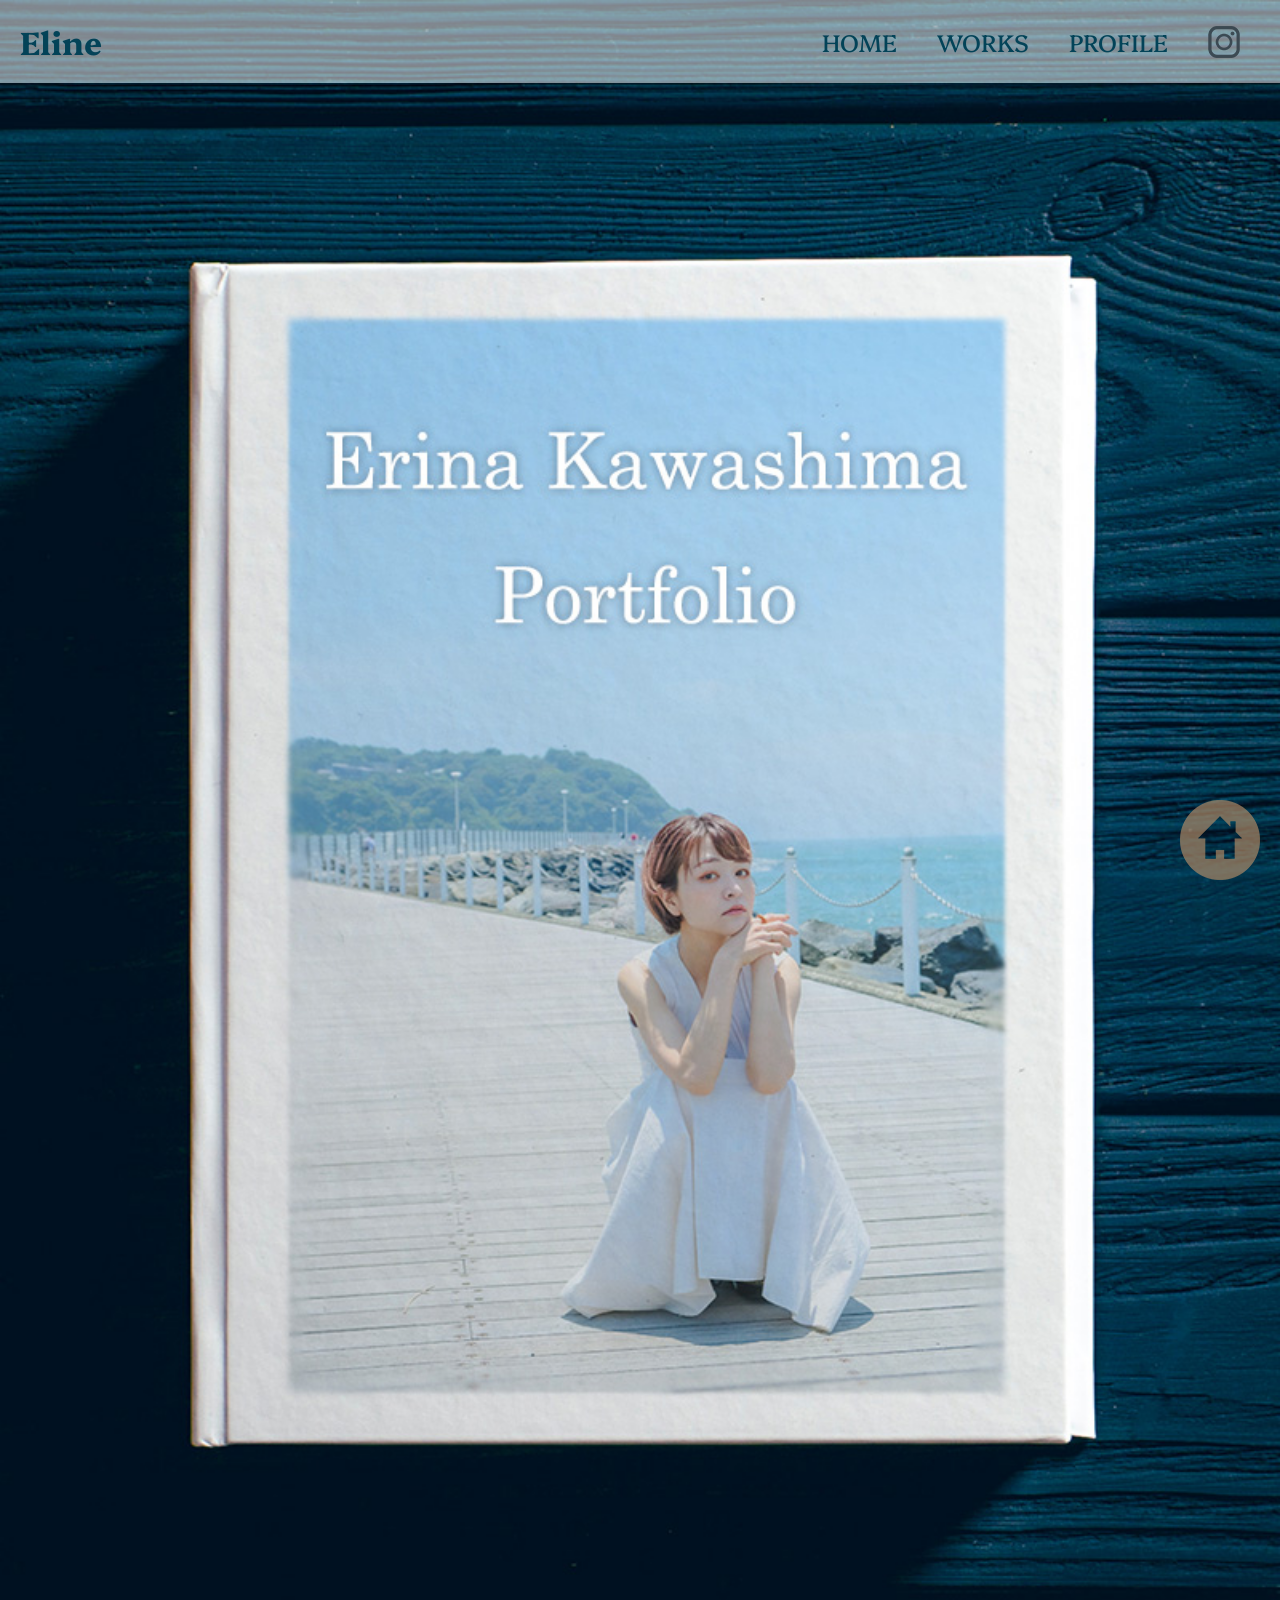
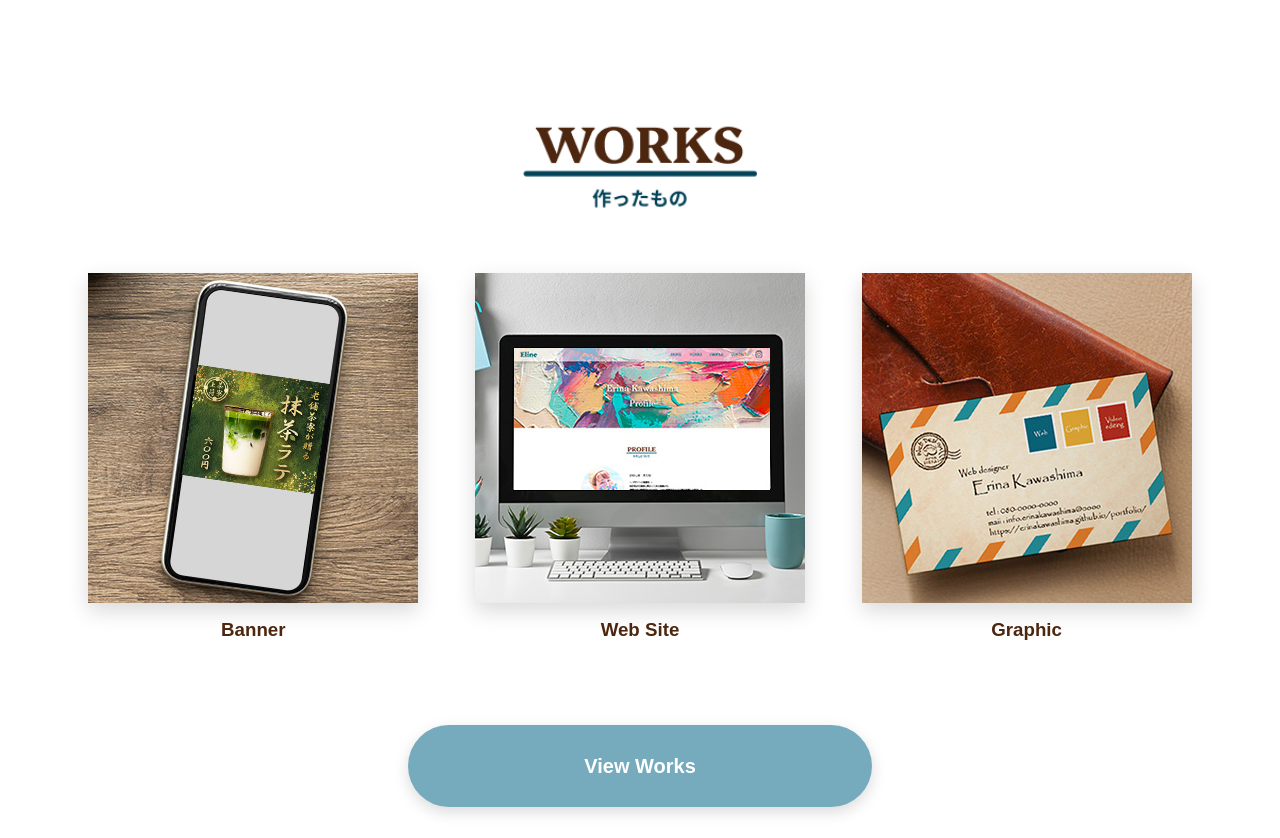
<file: index.html>
<!doctype html>
<html>
<head>
<meta charset="utf-8">
<meta name="viewport" content="width=device-width, initial-scale=1">
	
<title>ErinaKawashima portfolio</title>
	
<link href="style.css" rel="stylesheet" type="text/css">

<link rel="preconnect" href="https://fonts.googleapis.com">
<link rel="preconnect" href="https://fonts.gstatic.com" crossorigin>
<link href="https://fonts.googleapis.com/css2?family=Platypi:ital,wght@0,300..800;1,300..800&display=swap" rel="stylesheet">
	
<script type="text/javascript">
function MM_preloadImages() { //v3.0
  var d=document; if(d.images){ if(!d.MM_p) d.MM_p=new Array();
    var i,j=d.MM_p.length,a=MM_preloadImages.arguments; for(i=0; i<a.length; i++)
    if (a[i].indexOf("#")!=0){ d.MM_p[j]=new Image; d.MM_p[j++].src=a[i];}}
}

function MM_swapImgRestore() { //v3.0
  var i,x,a=document.MM_sr; for(i=0;a&&i<a.length&&(x=a[i])&&x.oSrc;i++) x.src=x.oSrc;
}

function MM_findObj(n, d) { //v4.01
  var p,i,x;  if(!d) d=document; if((p=n.indexOf("?"))>0&&parent.frames.length) {
    d=parent.frames[n.substring(p+1)].document; n=n.substring(0,p);}
  if(!(x=d[n])&&d.all) x=d.all[n]; for (i=0;!x&&i<d.forms.length;i++) x=d.forms[i][n];
  for(i=0;!x&&d.layers&&i<d.layers.length;i++) x=MM_findObj(n,d.layers[i].document);
  if(!x && d.getElementById) x=d.getElementById(n); return x;
}

function MM_swapImage() { //v3.0
  var i,j=0,x,a=MM_swapImage.arguments; document.MM_sr=new Array; for(i=0;i<(a.length-2);i+=3)
   if ((x=MM_findObj(a[i]))!=null){document.MM_sr[j++]=x; if(!x.oSrc) x.oSrc=x.src; x.src=a[i+2];}
}
</script>
	
<script src="js/jquery-3.7.1.min.js"></script>
<script>
$(function() {
	  // .nav-button をクリックした時の設定
	  $(".nav-button").on("click",function() {
			  // <body> にクラス名 [menu-open] を追加・削除
			  $("body").toggleClass("menu-open");
	  });

	  // ナビゲーション (<nav>) 内をクリックした時の設定
	  $(document).on('click', '.menu-open nav', function() {
			  // ブラウザに .nav-button をクリックさせる
			  $('.nav-button').trigger('click');
	  });
});
</script>	
	
	
</head>

	
<body id="top" onLoad="MM_preloadImages('img/insta-icon02.png')">
<header>
  <h1><a href="index.html">Eline</a></h1>
	
<div class="nav-button">
    <span></span>
    <span></span>
    <span></span>
</div>
	
  <nav>
    <ul class="menu">
      <li><a href="index.html">HOME</a></li>
      <li><a href="works.html">WORKS</a></li>
      <li><a href="profile.html">PROFILE</a></li>
	  <!-- <li><a href="#contact">CONTACT</a></li> -->
      <li><a href="https://www.instagram.com/erinakawashima/"><img src="img/insta-icon.png" alt="instagram" id="insta" onMouseOver="MM_swapImage('insta','','img/insta-icon02.png',1)" onMouseOut="MM_swapImgRestore()"/></a></li>
    </ul>
  </nav>
	
</header>
	

    
<p class="main-img">
  <picture>
    <source srcset="img/r-main-img.jpg" media="(max-width: 600px)">
    <img src="img/main-img.jpg" alt="">
  </picture>
</p>
    
	
<main>
  <section class="works" id="works">
    <h2><img src="img/h2-works.png" alt="WORKS 作ったもの"/></h2>
	  
    <div class="flex-box">
		
      <div class="w-box">
        <p><a href="works.html#banner"><img src="img/banner.jpg" alt=""/></a></p>
        <h3>Banner</h3>
      </div>
      <div class="w-box">
        <p><a href="works.html#website"><img src="img/website.jpg" alt=""/></a></p>
        <h3>Web Site</h3>
      </div>
      <div class="w-box">
        <p><a href="works.html#graphic"><img src="img/graphic01.jpg" alt=""/></a></p>
        <h3>Graphic</h3>
      </div>
    </div>
    
<a href="works.html" class="readmore-btn">View Works</a>
  </section>
  
  <section class="profile" id="profile">
    <h2><img src="img/h2-profile.png" alt="PROFILE　わたしについて"/></h2>
	  
    <div class="flex-box profile-flex">
		
      <div class="p-box">
        <p><img src="img/profile.png"  alt="プロフィール写真"/></p>
      </div>
      <div class="p-text">
        <p><span>かわしま　えりな</span></p>
        <p>&nbsp;</p>
        <p>〜 デザインに物語を 〜<br>
        幼少期から演劇に携わってきた経験から、<br>表現の中に物語があるものや、人の心を動かすことに魅力を感じてきました。<br>シンプルで分かりやすい中にも楽しさがあり、<br>思わず先を見たくなるデザインを目指して勉強しています。</p>
      </div>
    </div>
    
<a href="profile.html" class="readmore-btn">View Profile</a>
    
  </section>
  
<!-- お問い合わせ
<section class="contact" id="contact">
    <h2><img src="img/h2-contact.png" alt="CONTACT　お問い合わせ"/></h2>
    <div class="contact-box">
      <p class="contact-img"><img src="img/contact.jpg" alt=""/></p>
      <div class="c-flexbox">
        <p class="contact-text">ご依頼・お問い合わせはこちらから</p>
        <p class="readmore-btn"><a href="mailto:info.erinakawashima@gmail.com">CONTACT</a></p>
      </div>
    </div>
</section> -->
	
	
	
  
  <p class="gotop"><a href="#top"><img src="img/gotop.png" alt="TOP"/></a></p>
	
</main>
	
<footer>
	
  <p><picture>
    <source srcset="img/r-footer.jpg" media="(max-width: 800px)">
    <img src="img/footer.jpg" alt="Thank you for waching @ErinaKawashima">
	</picture>
	</p>
</footer>
	
</body>
</html>
</file>
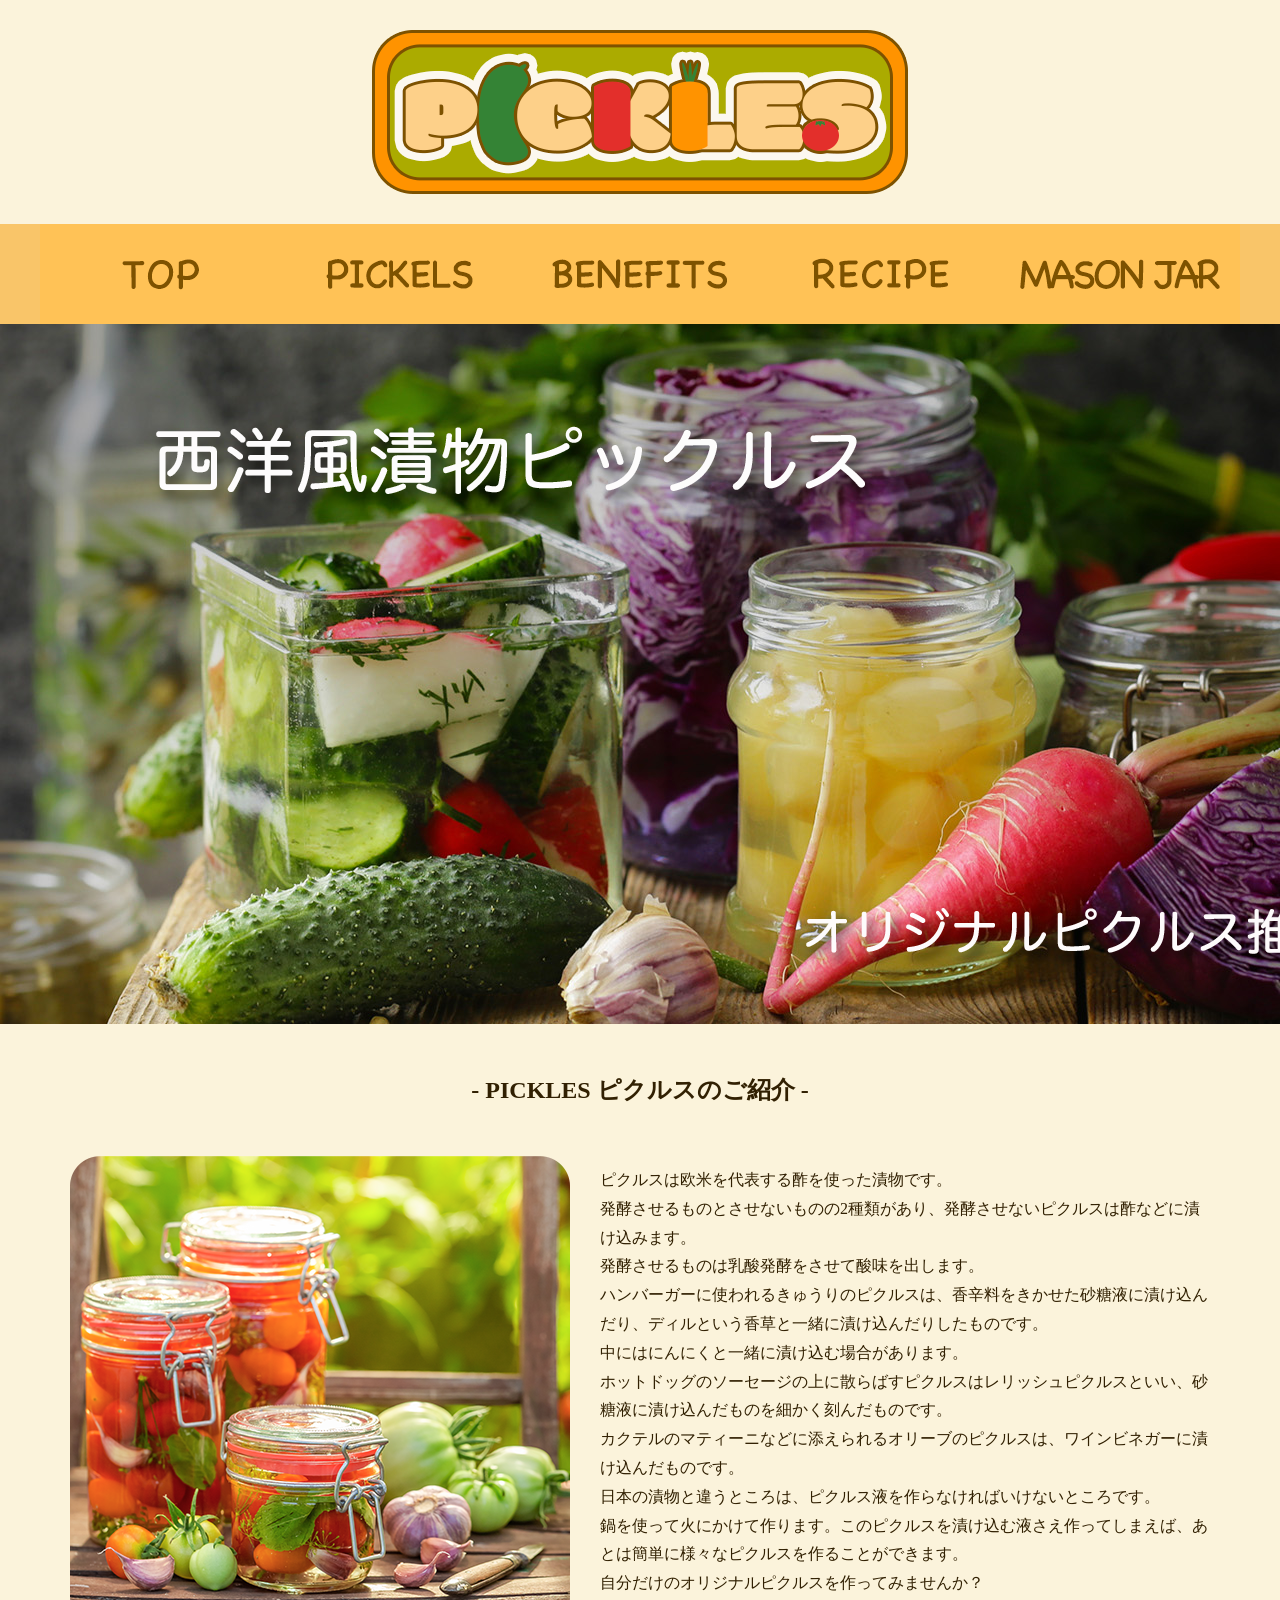
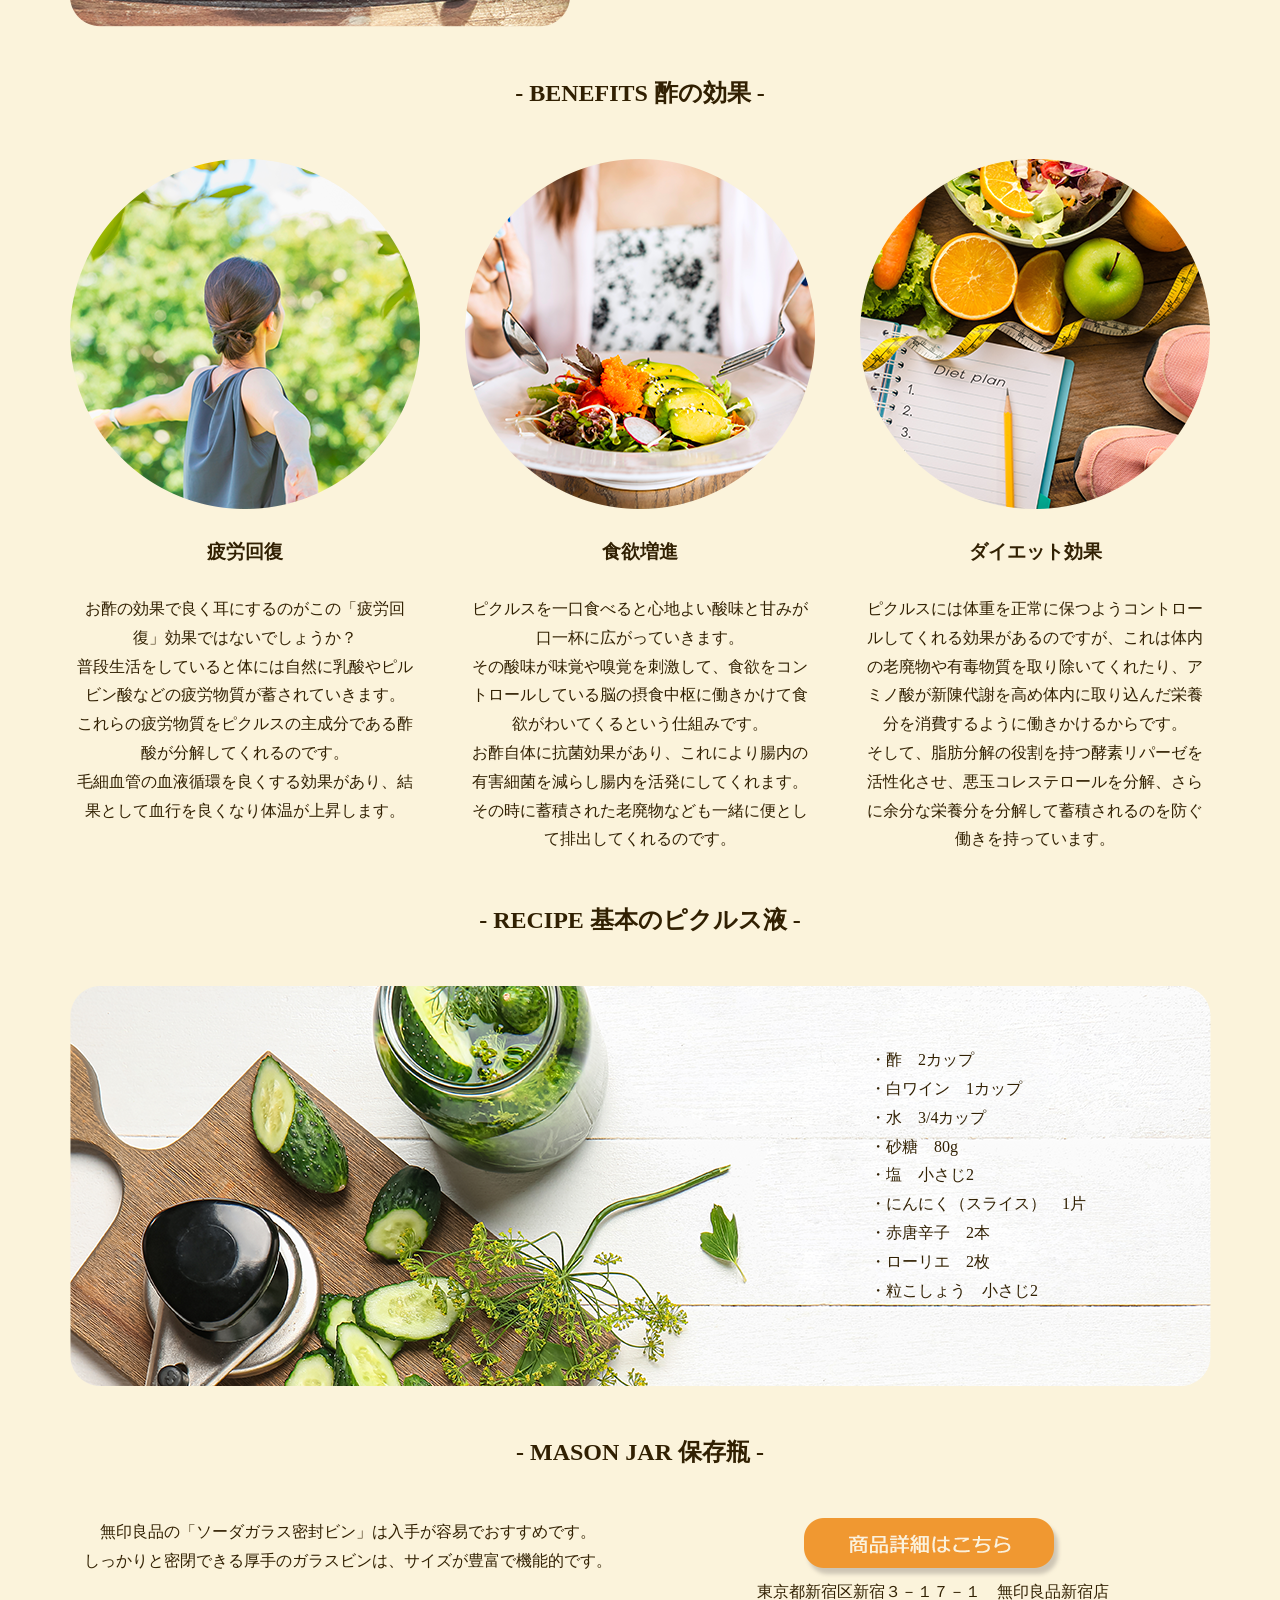
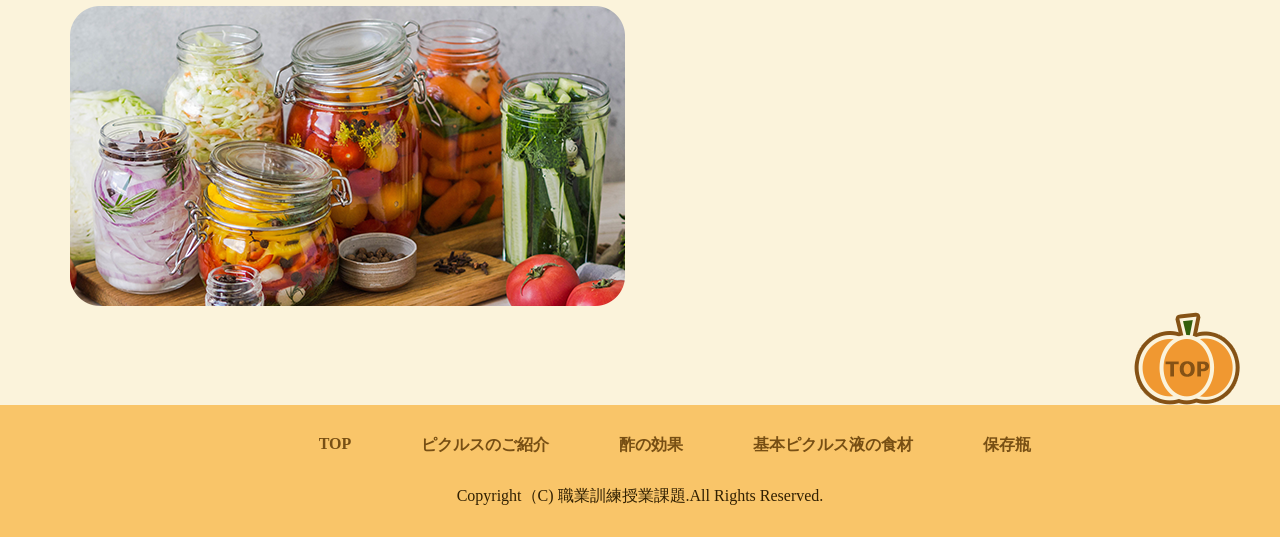
<file: pickles/index.html>
<!doctype html>
<html>
<head>
<meta charset="UTF-8">
<title>ピックルス</title>
<style type="text/css">
body, h1, h2, h3, p, ul {
    padding: 0;
    margin: 0;
}
img {
    vertical-align: bottom;
}
#top {
    background-color: #fbf3db;
}
#top p ,h2,h3{
	color: #312002;
}

h1 {
    margin: 0px auto 30px;
    text-align: center;
    padding-top: 30px;
}
h2 {
	padding-top: 20px;
	padding-bottom: 20px;
}
#top main h2 {
	margin: 30px auto;
	text-align: center;
}
nav {
    display: flex;
    justify-content: space-around;
    margin: 0 auto;
    width: 1200px;
}
.navback {
    background-color: #f9c569;
}
.maintitle {
	background-image: url(img/main01.jpg);
	height: 100px;
	padding-bottom: 500px;
	background-size: cover;
	background-position: center top;
	display: flex;
	padding-top: 100px;
	justify-content: center;
	padding-right: 250px;
}
.topimg {
	position: relative;
}
.subtitle {
	position: absolute;
	bottom: 50px;
	left: 800px;
}
main {
	margin: 0 auto;
	width: 1140px;
}
main p {
	line-height: 1.8;
}
.picklesimg {
	float: left;
	padding-bottom: 30px;
}
.picklestext {
	padding-right: 0;
	padding-left: 30px;
	height: 470px;
	float: left;
	width: 610px;
	margin-top: 10px;
}
#benefits {
	clear: both;
	float: none;
}
.kouka {
	display: flex;
	justify-content: space-between;
}
h3   {
	text-align: center;
	width: 350px;
	padding-bottom: 30px;
	padding-top: 30px;
}
.kouka p   {
	text-align: center;
	width: 350px;
}
.recipeback {
	position: relative;
}
.recipetext {
	position: absolute;
	left: 800px;
	top: 60px;
}
.masonjar {
	display: flex;
	justify-content: space-between;
}
.masonjar p {
	padding-bottom: 30px;
	text-align: center;
}
.pagetop {
	text-align: right;
	/* [disabled]position: fixed; */
	right: auto;
	bottom: auto;
	margin-right: -30px;
	margin-top: -30px;
}
footer {
	background-color: #f9c569;
	text-align: center;
	padding-bottom: 30px;
}
footer ul {
	display: flex;
	padding: 30px;
	justify-content: center;
	list-style-type: none;
}
footer li {
	padding-left: 70px;
}
.footernav a {
	text-decoration: none;
	color: #774F14;
}
.footernav a:hover {
	text-decoration: underline;
}
</style>
<script type="text/javascript">
function MM_preloadImages() { //v3.0
  var d=document; if(d.images){ if(!d.MM_p) d.MM_p=new Array();
    var i,j=d.MM_p.length,a=MM_preloadImages.arguments; for(i=0; i<a.length; i++)
    if (a[i].indexOf("#")!=0){ d.MM_p[j]=new Image; d.MM_p[j++].src=a[i];}}
}

function MM_swapImgRestore() { //v3.0
  var i,x,a=document.MM_sr; for(i=0;a&&i<a.length&&(x=a[i])&&x.oSrc;i++) x.src=x.oSrc;
}

function MM_findObj(n, d) { //v4.01
  var p,i,x;  if(!d) d=document; if((p=n.indexOf("?"))>0&&parent.frames.length) {
    d=parent.frames[n.substring(p+1)].document; n=n.substring(0,p);}
  if(!(x=d[n])&&d.all) x=d.all[n]; for (i=0;!x&&i<d.forms.length;i++) x=d.forms[i][n];
  for(i=0;!x&&d.layers&&i<d.layers.length;i++) x=MM_findObj(n,d.layers[i].document);
  if(!x && d.getElementById) x=d.getElementById(n); return x;
}

function MM_swapImage() { //v3.0
  var i,j=0,x,a=MM_swapImage.arguments; document.MM_sr=new Array; for(i=0;i<(a.length-2);i+=3)
   if ((x=MM_findObj(a[i]))!=null){document.MM_sr[j++]=x; if(!x.oSrc) x.oSrc=x.src; x.src=a[i+2];}
}
</script>
</head>

<body onLoad="MM_preloadImages('img/nav-top-on.png','img/nav-pickels-on.png','img/nav-benefits-on.png','img/nav-recipe-on.png','img/nav-masonjar-on.png')">
<div id="top">
  <header>
    <h1><a href="#top"><img src="img/rogo01.png" width="536" height="164" alt="PICKLES"/></a>
    </h1>
    <div class="navback">
      <nav>
        <p><a href="#top"><img src="img/nav-top.png" alt="TOP" width="240" height="100" id="Image1" onMouseOver="MM_swapImage('Image1','','img/nav-top-on.png',1)" onMouseOut="MM_swapImgRestore()"/></a></p>
        <p><a href="#pickles"><img src="img/nav-pickels.png" alt="PICKLES" width="240" height="100" id="Image2" onMouseOver="MM_swapImage('Image2','','img/nav-pickels-on.png',1)" onMouseOut="MM_swapImgRestore()"/></a></p>
        <p><a href="#benefits"><img src="img/nav-benefits.png" alt="BENEFITS" width="240" height="100" id="Image3" onMouseOver="MM_swapImage('Image3','','img/nav-benefits-on.png',1)" onMouseOut="MM_swapImgRestore()"/></a></p>
        <p><a href="#recipe"><img src="img/nav-recipe.png" alt="RECIPE" width="240" height="100" id="Image4" onMouseOver="MM_swapImage('Image4','','img/nav-recipe-on.png',1)" onMouseOut="MM_swapImgRestore()"/></a></p>
        <p><a href="#masonjar"><img src="img/nav-masonjar.png" alt="MASON JAR" width="240" height="100" id="Image5" onMouseOver="MM_swapImage('Image5','','img/nav-masonjar-on.png',1)" onMouseOut="MM_swapImgRestore()"/></a></p>
      </nav>
    </div>
  </header>
  <div class="topimg">
    <div class="maintitle">
      <p><img src="img/maintitle.png" width="731" height="89" alt="西洋風漬物ピックルス"/></p>
    </div>
    <div class="subtitle">
      <p><img src="img/sabtitle.png" width="706" height="69" alt="オリジナルピクルス推進委員会"/></p>
    </div>
  </div>
  <main>
    <section id="pickles">
      <h2>- PICKLES ピクルスのご紹介 -</h2>
      <div class="picklesimg">
        <p><img src="img/pickles01.png" width="500" height="471" alt=""/></p>
      </div>
      <div class="picklestext">
        <p>ピクルスは欧米を代表する酢を使った漬物です。<br>
          発酵させるものとさせないものの2種類があり、発酵させないピクルスは酢などに漬け込みます。<br>
          発酵させるものは乳酸発酵をさせて酸味を出します。<br>
          ハンバーガーに使われるきゅうりのピクルスは、香辛料をきかせた砂糖液に漬け込んだり、ディルという香草と一緒に漬け込んだりしたものです。<br>
          中にはにんにくと一緒に漬け込む場合があります。<br>
          ホットドッグのソーセージの上に散らばすピクルスはレリッシュピクルスといい、砂糖液に漬け込んだものを細かく刻んだものです。<br>
          カクテルのマティーニなどに添えられるオリーブのピクルスは、ワインビネガーに漬け込んだものです。<br>
          日本の漬物と違うところは、ピクルス液を作らなければいけないところです。<br>
          鍋を使って火にかけて作ります。このピクルスを漬け込む液さえ作ってしまえば、あとは簡単に様々なピクルスを作ることができます。<br>
        自分だけのオリジナルピクルスを作ってみませんか？</p>
      </div>
    </section>
    <section id="benefits">
      <h2>- BENEFITS 酢の効果 -</h2>
      <div class="kouka">
        <div class="kouka01">
          <p><img src="img/kouka01.png" width="350" height="350" alt=""/></p>
          <h3>疲労回復</h3>
          <p>お酢の効果で良く耳にするのがこの「疲労回復」効果ではないでしょうか？<br>
            普段生活をしていると体には自然に乳酸やピルビン酸などの疲労物質が蓄されていきます。<br>
          これらの疲労物質をピクルスの主成分である酢酸が分解してくれるのです。<br>
          毛細血管の血液循環を良くする効果があり、結果として血行を良くなり体温が上昇します。</p>
        </div>
        <div class="kouka02">
          <p><img src="img/kouka02.png" width="350" height="350" alt=""/></p>
          <h3>食欲増進</h3>
          <p>ピクルスを一口食べると心地よい酸味と甘みが口一杯に広がっていきます。<br>
            その酸味が味覚や嗅覚を刺激して、食欲をコントロールしている脳の摂食中枢に働きかけて食欲がわいてくるという仕組みです。<br>
            お酢自体に抗菌効果があり、これにより腸内の有害細菌を減らし腸内を活発にしてくれます。<br>
            その時に蓄積された老廃物なども一緒に便として排出してくれるのです。</p>
        </div>
        <div class="kouka03">
          <p><img src="img/kouka03.png" width="350" height="350" alt=""/></p>
          <h3>ダイエット効果</h3>
          <p>ピクルスには体重を正常に保つようコントロールしてくれる効果があるのですが、これは体内の老廃物や有毒物質を取り除いてくれたり、アミノ酸が新陳代謝を高め体内に取り込んだ栄養分を消費するように働きかけるからです。<br>
          そして、脂肪分解の役割を持つ酵素リパーゼを活性化させ、悪玉コレステロールを分解、さらに余分な栄養分を分解して蓄積されるのを防ぐ働きを持っています。</p>
        </div>
      </div>
    </section>
    <section id="recipe">
      <h2>- RECIPE 基本のピクルス液 -</h2>
      <div class="recipeback">
        <div class="recipeimg">
          <p><img src="img/recipe01.png" width="1141" height="400" alt=""/></p>
        </div>
        <div class="recipetext">
          <p>・酢　2カップ<br>
            ・白ワイン　1カップ<br>
            ・水　3/4カップ<br>
            ・砂糖　80g<br>
            ・塩　小さじ2<br>
            ・にんにく（スライス）　1片<br>
            ・赤唐辛子　2本<br>
            ・ローリエ　2枚<br>
          ・粒こしょう　小さじ2</p>
        </div>
      </div>
    </section>
    <section id="masonjar">
      <h2>- MASON JAR 保存瓶 -</h2>
      <div class="masonjar">
        <div class="jar">
          <p>無印良品の「ソーダガラス密封ビン」は入手が容易でおすすめです。<br>
          しっかりと密閉できる厚手のガラスビンは、サイズが豊富で機能的です。</p>
          <p><img src="img/maisonjar01.png" width="555" height="300" alt=""/></p>
        </div>
        <div class="map">
          <p><a href="http://www.muji.com/jp/"><img src="img/btn-muji.png" width="258" height="60" alt="商品詳細はこちら"/></a><br>
          東京都新宿区新宿３－１７－１　無印良品新宿店</p>
          <p><iframe src="https://www.google.com/maps/embed?pb=!1m18!1m12!1m3!1d1620.211376709425!2d139.7008662888942!3d35.69121307156513!2m3!1f0!2f0!3f0!3m2!1i1024!2i768!4f13.1!3m3!1m2!1s0x60188cda4c698855%3A0xb8d4fdfd22a170ef!2z54Sh5Y2w6Imv5ZOBIOaWsOWuv-mAmuOCig!5e0!3m2!1sja!2sjp!4v1766121938216!5m2!1sja!2sjp" width="555" height="265" style="border:0;" allowfullscreen="" loading="lazy" referrerpolicy="no-referrer-when-downgrade"></iframe></p>
        </div>
      </div>
    </section>
    <p><a href="#top">
      <div class="pagetop"><img src="img/btn-top.png" width="106" height="93" alt=""/></div>
    </a></p>
  </main>
  <footer>
    <nav class="footernav">
      <ul>
        <li><a href="#top"><strong>TOP</strong></a></li>
        <li><strong><a href="#pickles">ピクルスのご紹介</a></strong></li>
        <li><strong><a href="#benefits">酢の効果</a></strong></li>
        <li><strong><a href="#recipe">基本ピクルス液の食材</a></strong></li>
        <li><strong><a href="#masonjar">保存瓶</a></strong></li>
      </ul>
    </nav>
    
    <p>Copyright（C) 職業訓練授業課題.All Rights Reserved.</p>
  </footer>
</div>
</body>
</html>
</file>
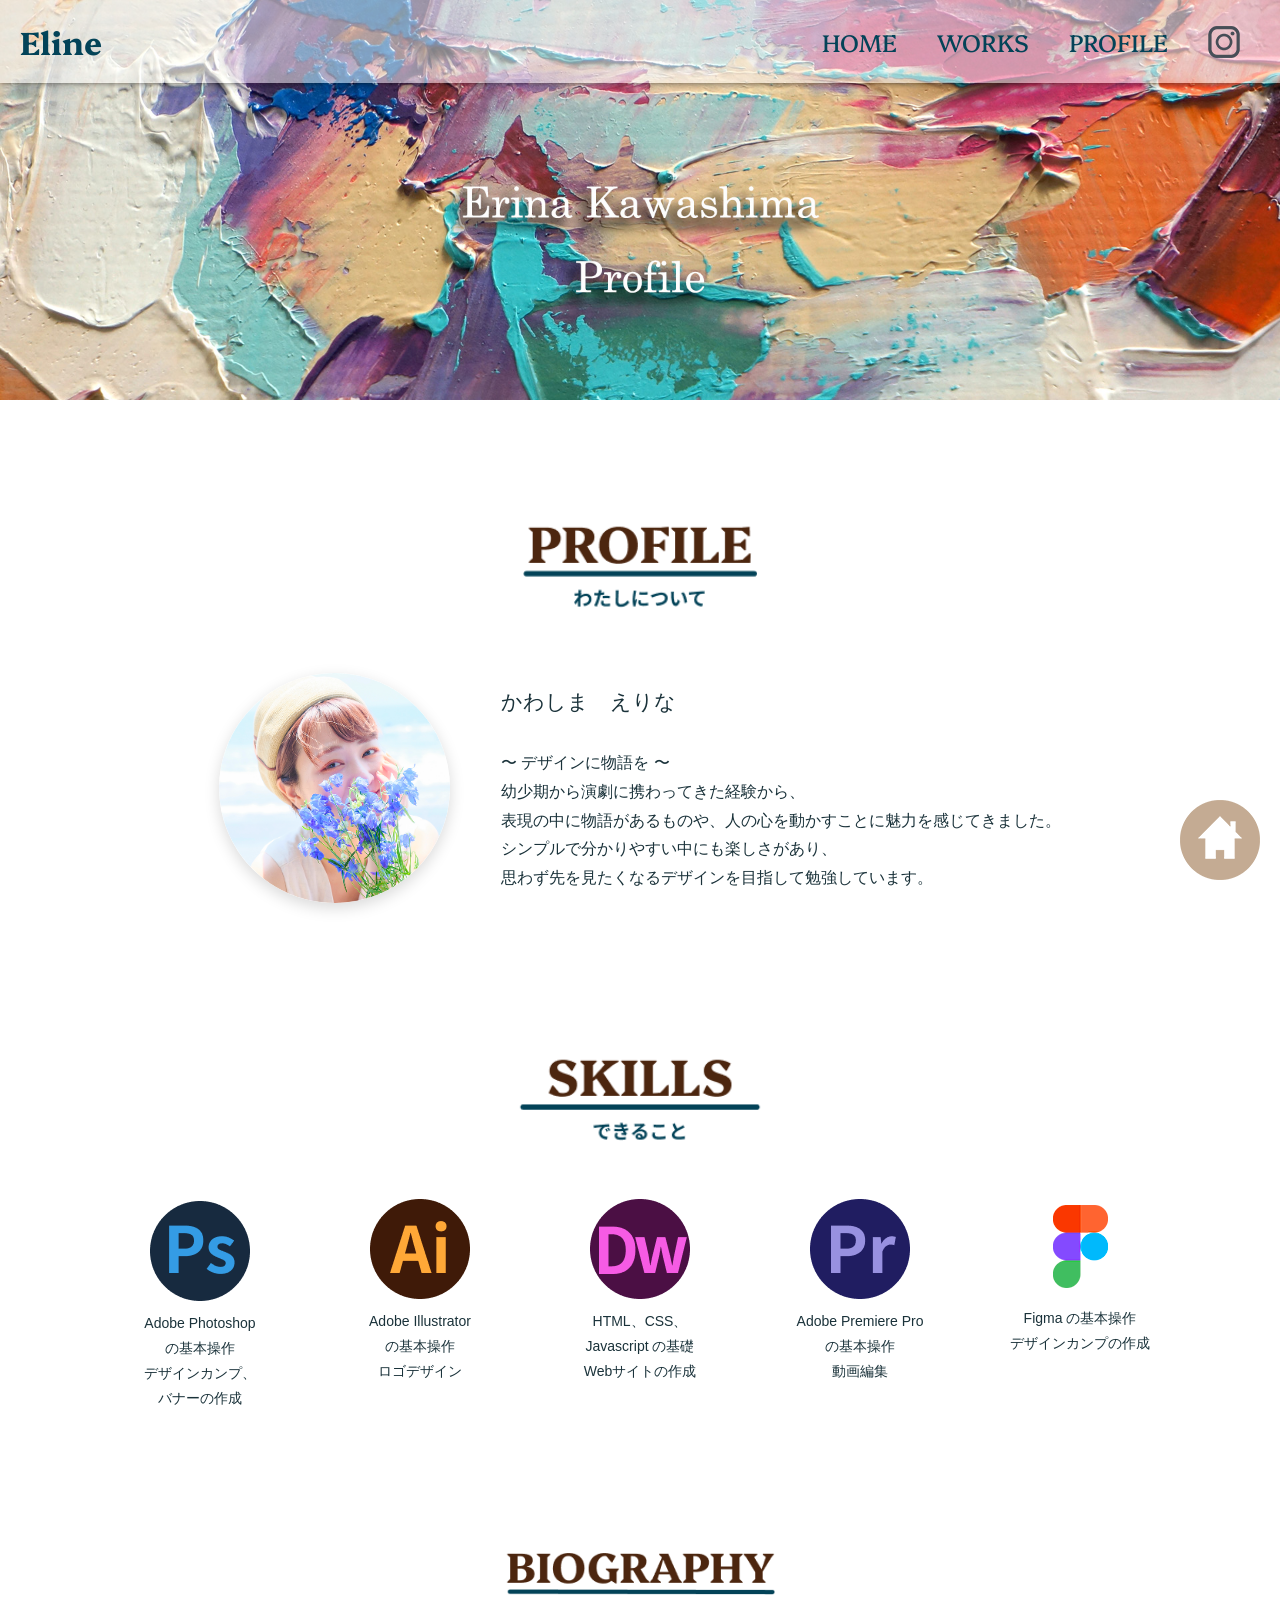
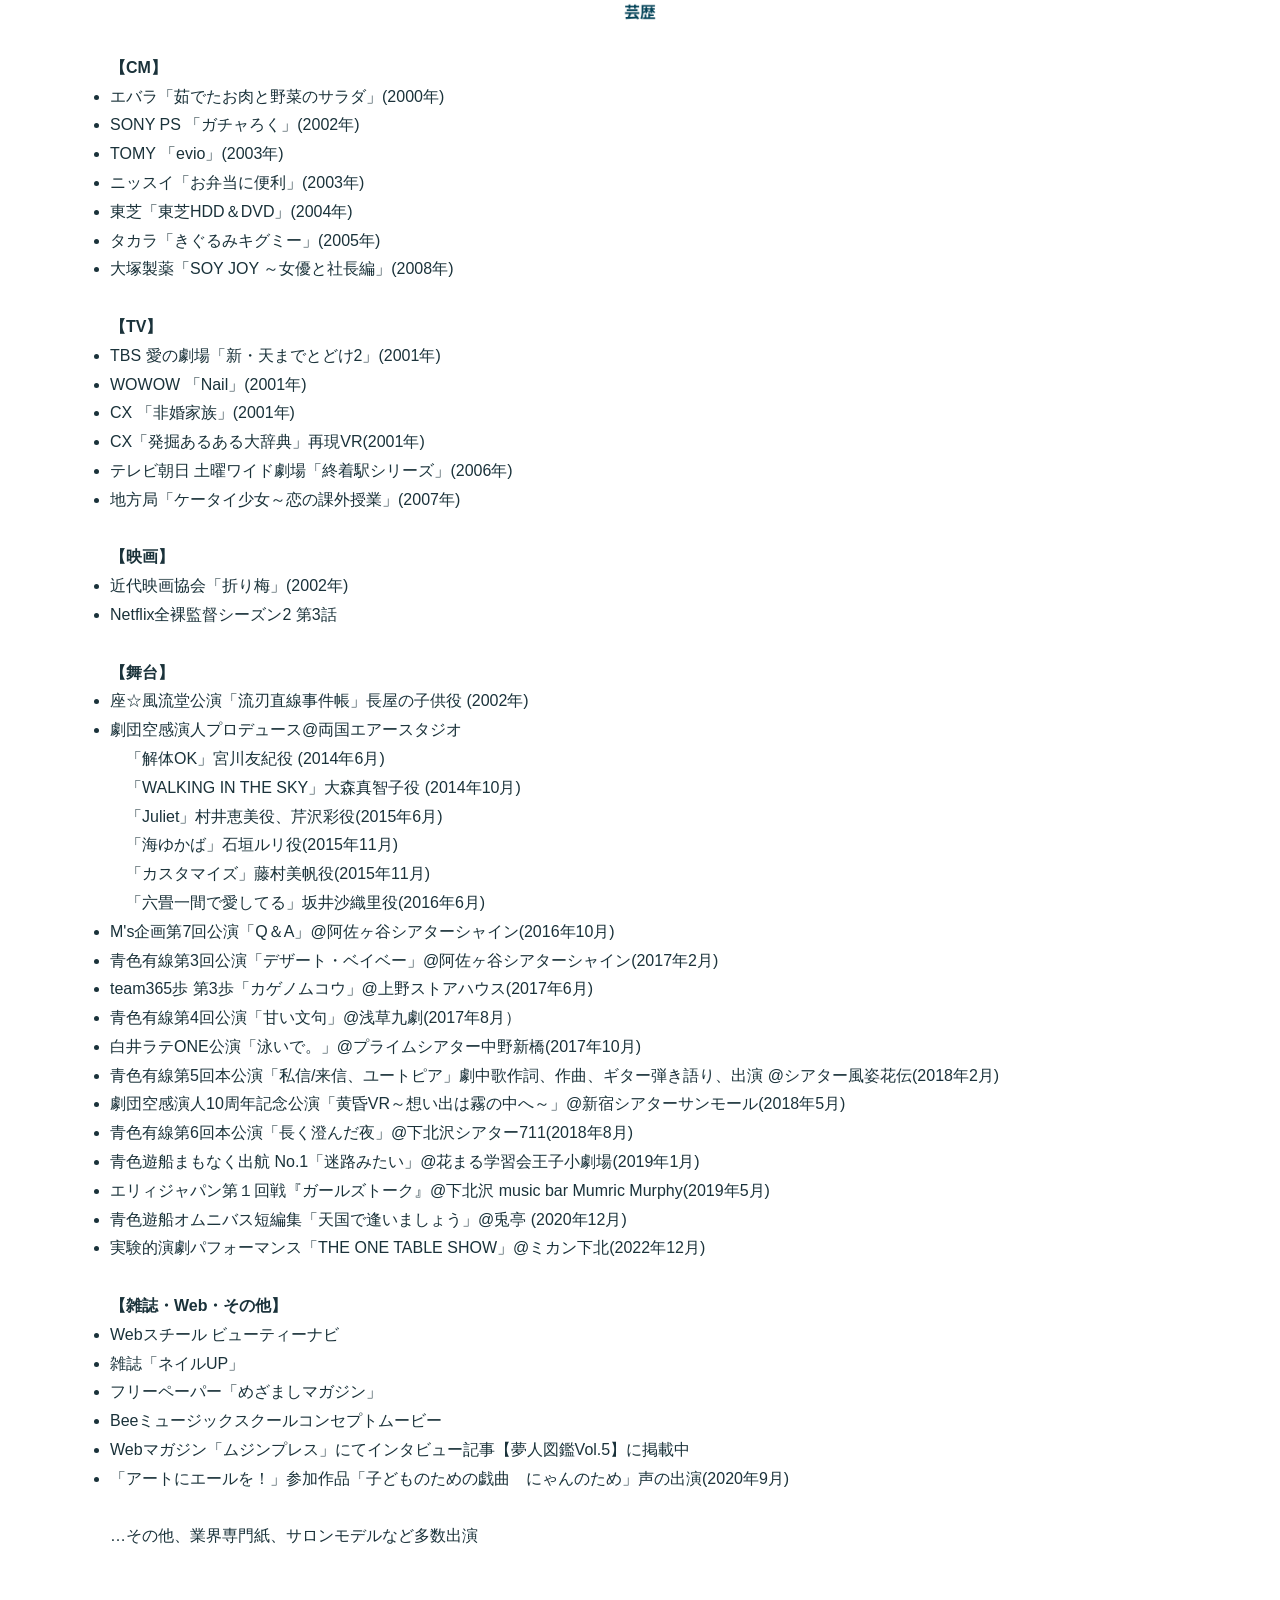
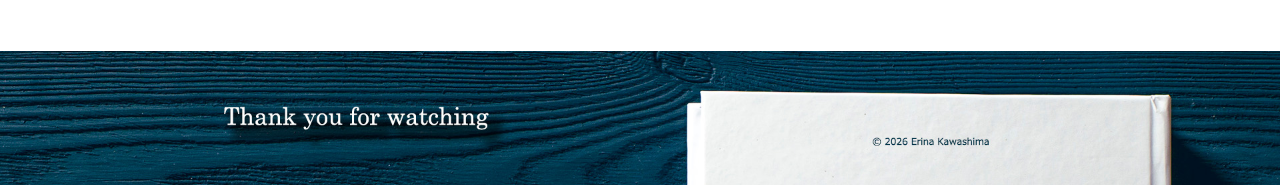
<file: profile.html>
<!doctype html>
<html>
<head>
<meta charset="utf-8">
<meta name="viewport" content="width=device-width, initial-scale=1">
	
<title>ErinaKawashima profile</title>
	
<link href="style.css" rel="stylesheet" type="text/css">

<link rel="preconnect" href="https://fonts.googleapis.com">
<link rel="preconnect" href="https://fonts.gstatic.com" crossorigin>
<link href="https://fonts.googleapis.com/css2?family=Platypi:ital,wght@0,300..800;1,300..800&display=swap" rel="stylesheet">
<link href="profile.css" rel="stylesheet" type="text/css">
<script type="text/javascript">
function MM_preloadImages() { //v3.0
  var d=document; if(d.images){ if(!d.MM_p) d.MM_p=new Array();
    var i,j=d.MM_p.length,a=MM_preloadImages.arguments; for(i=0; i<a.length; i++)
    if (a[i].indexOf("#")!=0){ d.MM_p[j]=new Image; d.MM_p[j++].src=a[i];}}
}

function MM_swapImgRestore() { //v3.0
  var i,x,a=document.MM_sr; for(i=0;a&&i<a.length&&(x=a[i])&&x.oSrc;i++) x.src=x.oSrc;
}

function MM_findObj(n, d) { //v4.01
  var p,i,x;  if(!d) d=document; if((p=n.indexOf("?"))>0&&parent.frames.length) {
    d=parent.frames[n.substring(p+1)].document; n=n.substring(0,p);}
  if(!(x=d[n])&&d.all) x=d.all[n]; for (i=0;!x&&i<d.forms.length;i++) x=d.forms[i][n];
  for(i=0;!x&&d.layers&&i<d.layers.length;i++) x=MM_findObj(n,d.layers[i].document);
  if(!x && d.getElementById) x=d.getElementById(n); return x;
}

function MM_swapImage() { //v3.0
  var i,j=0,x,a=MM_swapImage.arguments; document.MM_sr=new Array; for(i=0;i<(a.length-2);i+=3)
   if ((x=MM_findObj(a[i]))!=null){document.MM_sr[j++]=x; if(!x.oSrc) x.oSrc=x.src; x.src=a[i+2];}
}
</script>

<script src="js/jquery-3.7.1.min.js"></script>
<script>
$(function() {
	  // .nav-button をクリックした時の設定
	  $(".nav-button").on("click",function() {
			  // <body> にクラス名 [menu-open] を追加・削除
			  $("body").toggleClass("menu-open");
	  });

	  // ナビゲーション (<nav>) 内をクリックした時の設定
	  $(document).on('click', '.menu-open nav', function() {
			  // ブラウザに .nav-button をクリックさせる
			  $('.nav-button').trigger('click');
	  });
});
</script>

</head>

<body id="top" onLoad="MM_preloadImages('img/insta-icon02.png')">
<header>
  <h1><a href="index.html">Eline</a></h1>
	
<div class="nav-button">
    <span></span>
    <span></span>
    <span></span>
</div>
	
  <nav>
    <ul class="menu">
      <li><a href="index.html">HOME</a></li>
      <li><a href="works.html">WORKS</a></li>
      <li><a href="profile.html">PROFILE</a></li>
      <li><a href="https://www.instagram.com/erinakawashima/"><img src="img/insta-icon.png" alt="instagram" id="insta" onMouseOver="MM_swapImage('insta','','img/insta-icon02.png',1)" onMouseOut="MM_swapImgRestore()"/></a></li>
    </ul>
  </nav>
	
</header>
    
    
<p class="main-img">
  <picture>
    <source srcset="p-img/r-profile-main.jpg" media="(max-width: 800px)">
    <img src="p-img/profile-main.jpg" alt="">
  </picture>
</p>    

	
<main>
  
  <section class="profile" id="profile">
    <h2><img src="img/h2-profile.png" alt="PROFILE　わたしについて"/></h2>
	  
    <div class="flex-box profile-flex">
		
      <div class="p-box">
        <p><img src="img/profile.png"  alt="プロフィール写真"/></p>
      </div>
      <div class="p-text">
        <p><span>かわしま　えりな</span></p>
        <p>&nbsp;</p>
        <p>〜 デザインに物語を 〜<br>
        幼少期から演劇に携わってきた経験から、<br>表現の中に物語があるものや、人の心を動かすことに魅力を感じてきました。<br>シンプルで分かりやすい中にも楽しさがあり、<br>思わず先を見たくなるデザインを目指して勉強しています。</p>
      </div>
    </div>
    
  </section>
    
  <section class="skills" id="skills">
    <h2><img src="p-img/h2-skills.png" alt=""/></h2>
    
    <div class="s-flex">
      <div class="s-box">
        <p><img src="p-img/ps.png" alt=""/></p>
        <div class="s-text">
          <p>Adobe Photoshop<br>の基本操作<br>デザインカンプ、<br>バナーの作成</p>
        </div>
        </div>
      <div class="s-box">
        <p><img src="p-img/Ai.png" alt=""/></p>
        <div class="s-text">
          <p>Adobe Illustrator<br>の基本操作<br>ロゴデザイン</p>
        </div>
        </div>
      <div class="s-box">
        <p><img src="p-img/dw.png" alt=""/></p>
        <div class="s-text">
          <p>HTML、CSS、<br>Javascript の基礎<br>Webサイトの作成</p>
        </div>
        </div>
      <div class="s-box">
        <p><img src="p-img/pr.png" alt=""/></p>
        <div class="s-text">
          <p>Adobe Premiere Pro<br>の基本操作<br>動画編集</p>
        </div>
        </div>
      <div class="s-box">
        <p><img src="p-img/figma.png" alt=""/></p>
        <div class="s-text">
          <p>Figma の基本操作</p>
          <p>デザインカンプの作成</p>
        </div>
       </div>
      </div>
	</section>
    
    
  <!-- 好きなこと <h2><img src="img/h2-favorite.png" alt=""/></h2> -->
	
    
    
  <section class="biography" id="biography">	
<h2><img src="p-img/h2-biography.png" alt=""/></h2>
      
<div class="bio-text">
  <h4>【CM】</h4>
  <ul>
    <li>エバラ「茹でたお肉と野菜のサラダ」(2000年)</li>
    <li>SONY PS 「ガチャろく」(2002年) </li>
    <li>TOMY 「evio」(2003年)</li>
    <li>ニッスイ「お弁当に便利」(2003年) </li>
    <li>東芝「東芝HDD＆DVD」(2004年) </li>
    <li>タカラ「きぐるみキグミー」(2005年) </li>
    <li>大塚製薬「SOY JOY ～女優と社長編」(2008年)</li>
  </ul>
  <p> </p>
  <h4>【TV】</h4>
  <ul>
    <li>TBS 愛の劇場「新・天までとどけ2」(2001年)</li>
    <li>WOWOW 「Nail」(2001年)</li>
    <li>CX 「非婚家族」(2001年) </li>
    <li>CX「発掘あるある大辞典」再現VR(2001年)</li>
    <li>テレビ朝日 土曜ワイド劇場「終着駅シリーズ」(2006年) </li>
    <li>地方局「ケータイ少女～恋の課外授業」(2007年)</li>
  </ul>
  <p> </p>
  <h4>【映画】</h4>
  <ul>
    <li>近代映画協会「折り梅」(2002年)</li>
    <li>Netflix全裸監督シーズン2 第3話</li>
  </ul>
  <p> </p>
  <h4>【舞台】</h4>
  <ul>
    <li>座☆風流堂公演「流刃直線事件帳」長屋の子供役 (2002年)</li>
    <li>劇団空感演人プロデュース@両国エアースタジオ</li>
  </ul>
  <p>　「解体OK」宮川友紀役 (2014年6月)</p>
  <p>　「WALKING IN THE SKY」大森真智子役 (2014年10月)</p>
  <p>　「Juliet」村井恵美役、芹沢彩役(2015年6月)</p>
  <p>　「海ゆかば」石垣ルリ役(2015年11月)</p>
  <p>　「カスタマイズ」藤村美帆役(2015年11月)</p>
  <p>　「六畳一間で愛してる」坂井沙織里役(2016年6月)</p>
  <ul>
    <li>M's企画第7回公演「Q＆A」@阿佐ヶ谷シアターシャイン(2016年10月)</li>
    <li>青色有線第3回公演「デザート・ベイベー」@阿佐ヶ谷シアターシャイン(2017年2月)</li>
    <li>team365歩 第3歩「カゲノムコウ」@上野ストアハウス(2017年6月)</li>
    <li>青色有線第4回公演「甘い文句」@浅草九劇(2017年8月）</li>
    <li>白井ラテONE公演「泳いで。」@プライムシアター中野新橋(2017年10月)</li>
    <li>青色有線第5回本公演「私信/来信、ユートピア」劇中歌作詞、作曲、ギター弾き語り、出演 @シアター風姿花伝(2018年2月)</li>
    <li>劇団空感演人10周年記念公演「黄昏VR～想い出は霧の中へ～」@新宿シアターサンモール(2018年5月)</li>
    <li>青色有線第6回本公演「長く澄んだ夜」@下北沢シアター711(2018年8月)</li>
    <li>青色遊船まもなく出航 No.1「迷路みたい」@花まる学習会王子小劇場(2019年1月)</li>
    <li>エリィジャパン第１回戦『ガールズトーク』@下北沢 music bar Mumric Murphy(2019年5月)</li>
    <li>青色遊船オムニバス短編集「天国で逢いましょう」@兎亭 (2020年12月)</li>
    <li>実験的演劇パフォーマンス「THE ONE TABLE SHOW」@ミカン下北(2022年12月)</li>
  </ul>
  <p>&nbsp;</p>
  <h4>【雑誌・Web・その他】</h4>
  <ul>
    <li>Webスチール ビューティーナビ</li>
    <li>雑誌「ネイルUP」</li>
    <li>フリーペーパー「めざましマガジン」</li>
    <li>Beeミュージックスクールコンセプトムービー</li>
    <li>Webマガジン「ムジンプレス」にてインタビュー記事【夢人図鑑Vol.5】に掲載中</li>
    <li>「アートにエールを！」参加作品「子どものための戯曲　にゃんのため」声の出演(2020年9月)</li>
  </ul>
  <p>&nbsp;</p>
  <p>…その他、業界専門紙、サロンモデルなど多数出演</p>
</div>
	  
  </section>
	
  
    
    
  <p class="gotop"><a href="#top"><img src="img/gotop.png" alt="TOP"/></a></p>
	
</main>
	
<footer>
	
  <p><picture>
    <source srcset="img/r-footer.jpg" media="(max-width: 800px)">
    <img src="img/footer.jpg" alt="Thank you for waching @ErinaKawashima">
		
  </picture>
	</p>
	
</footer>
	
</body>
</html>
</file>
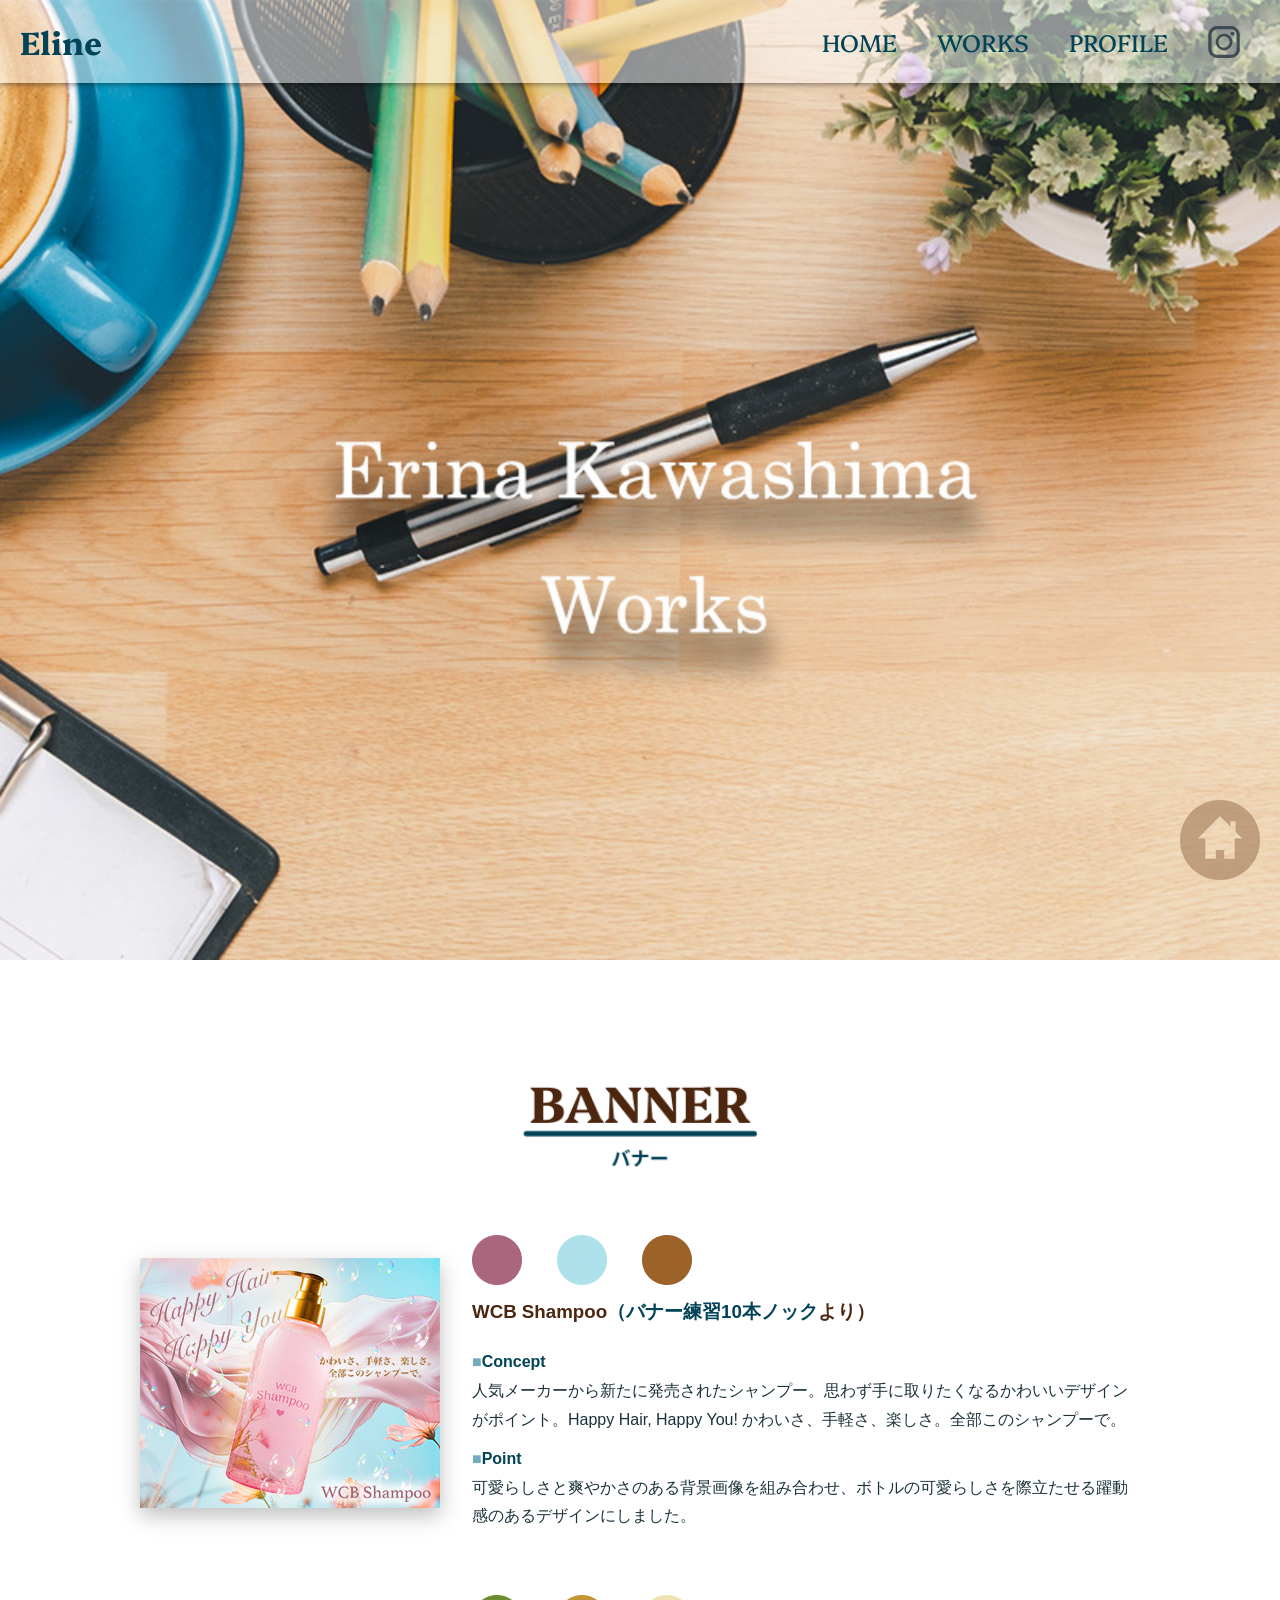
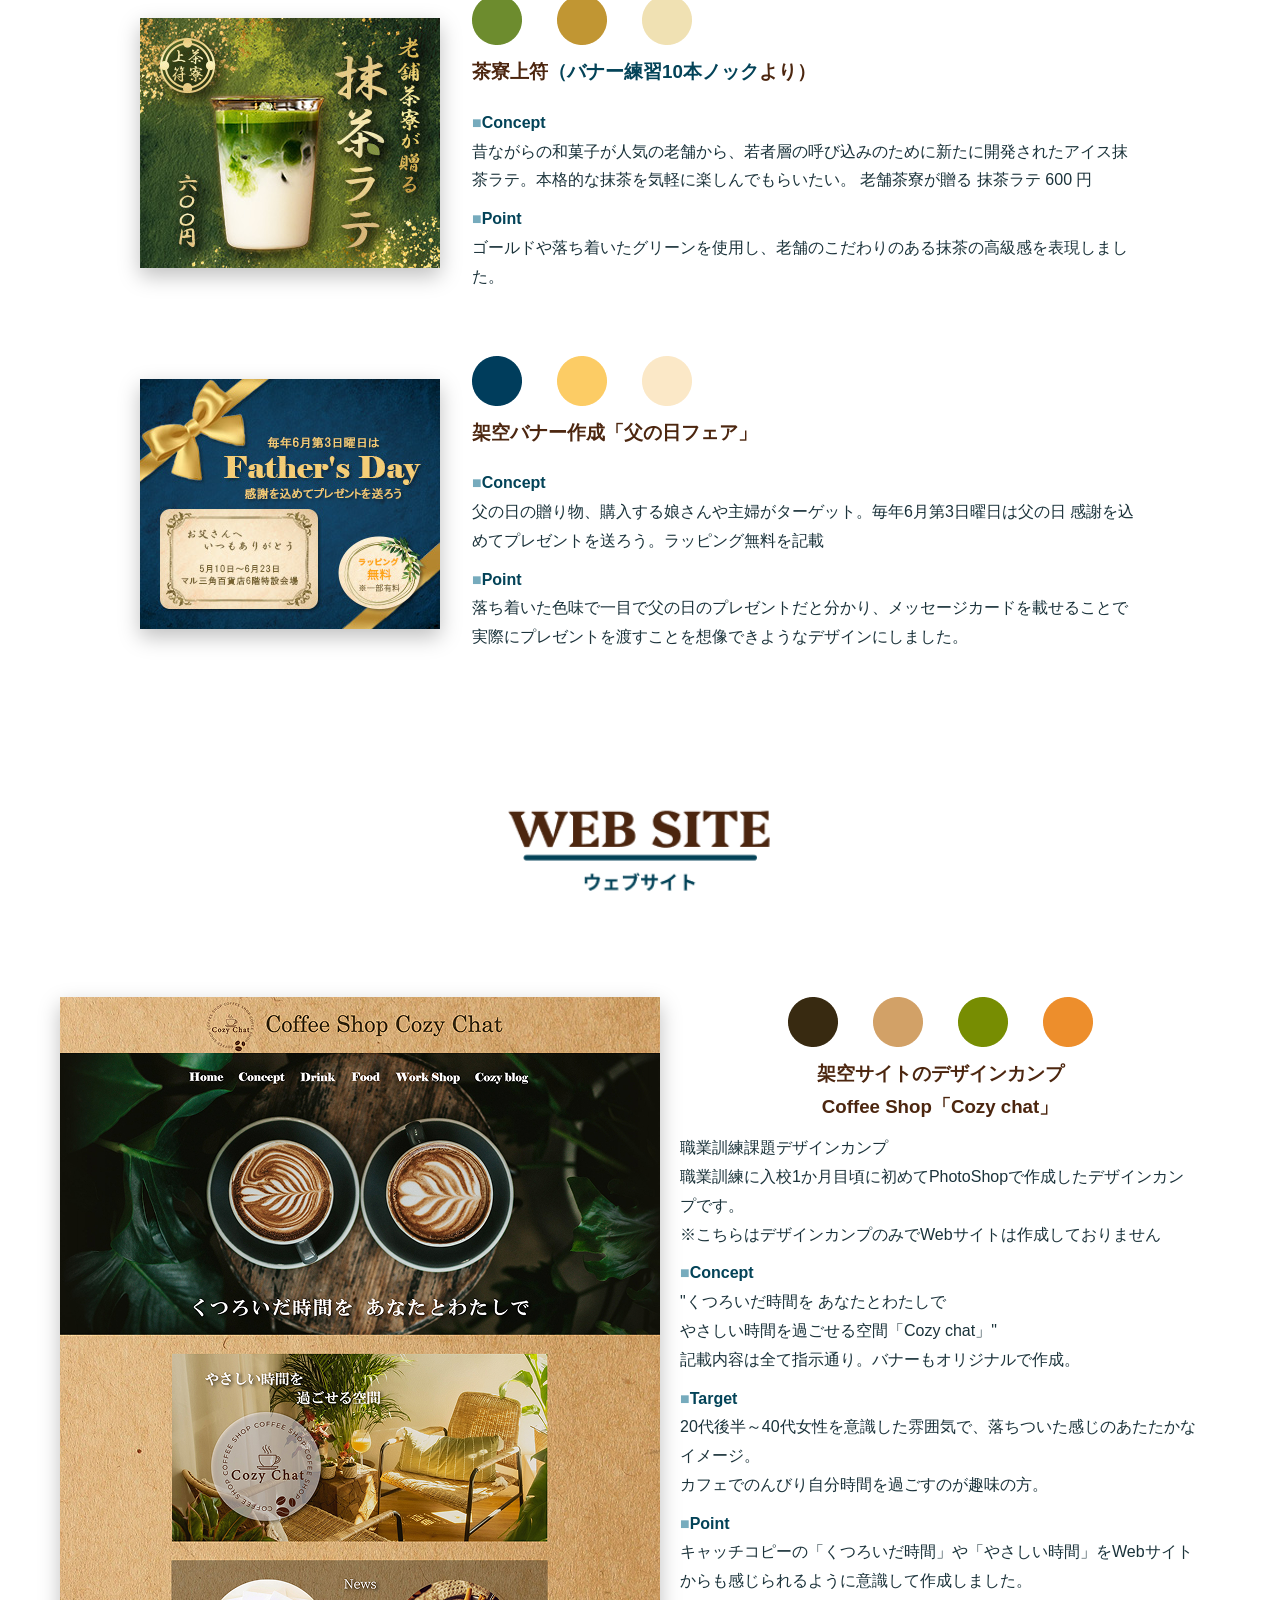
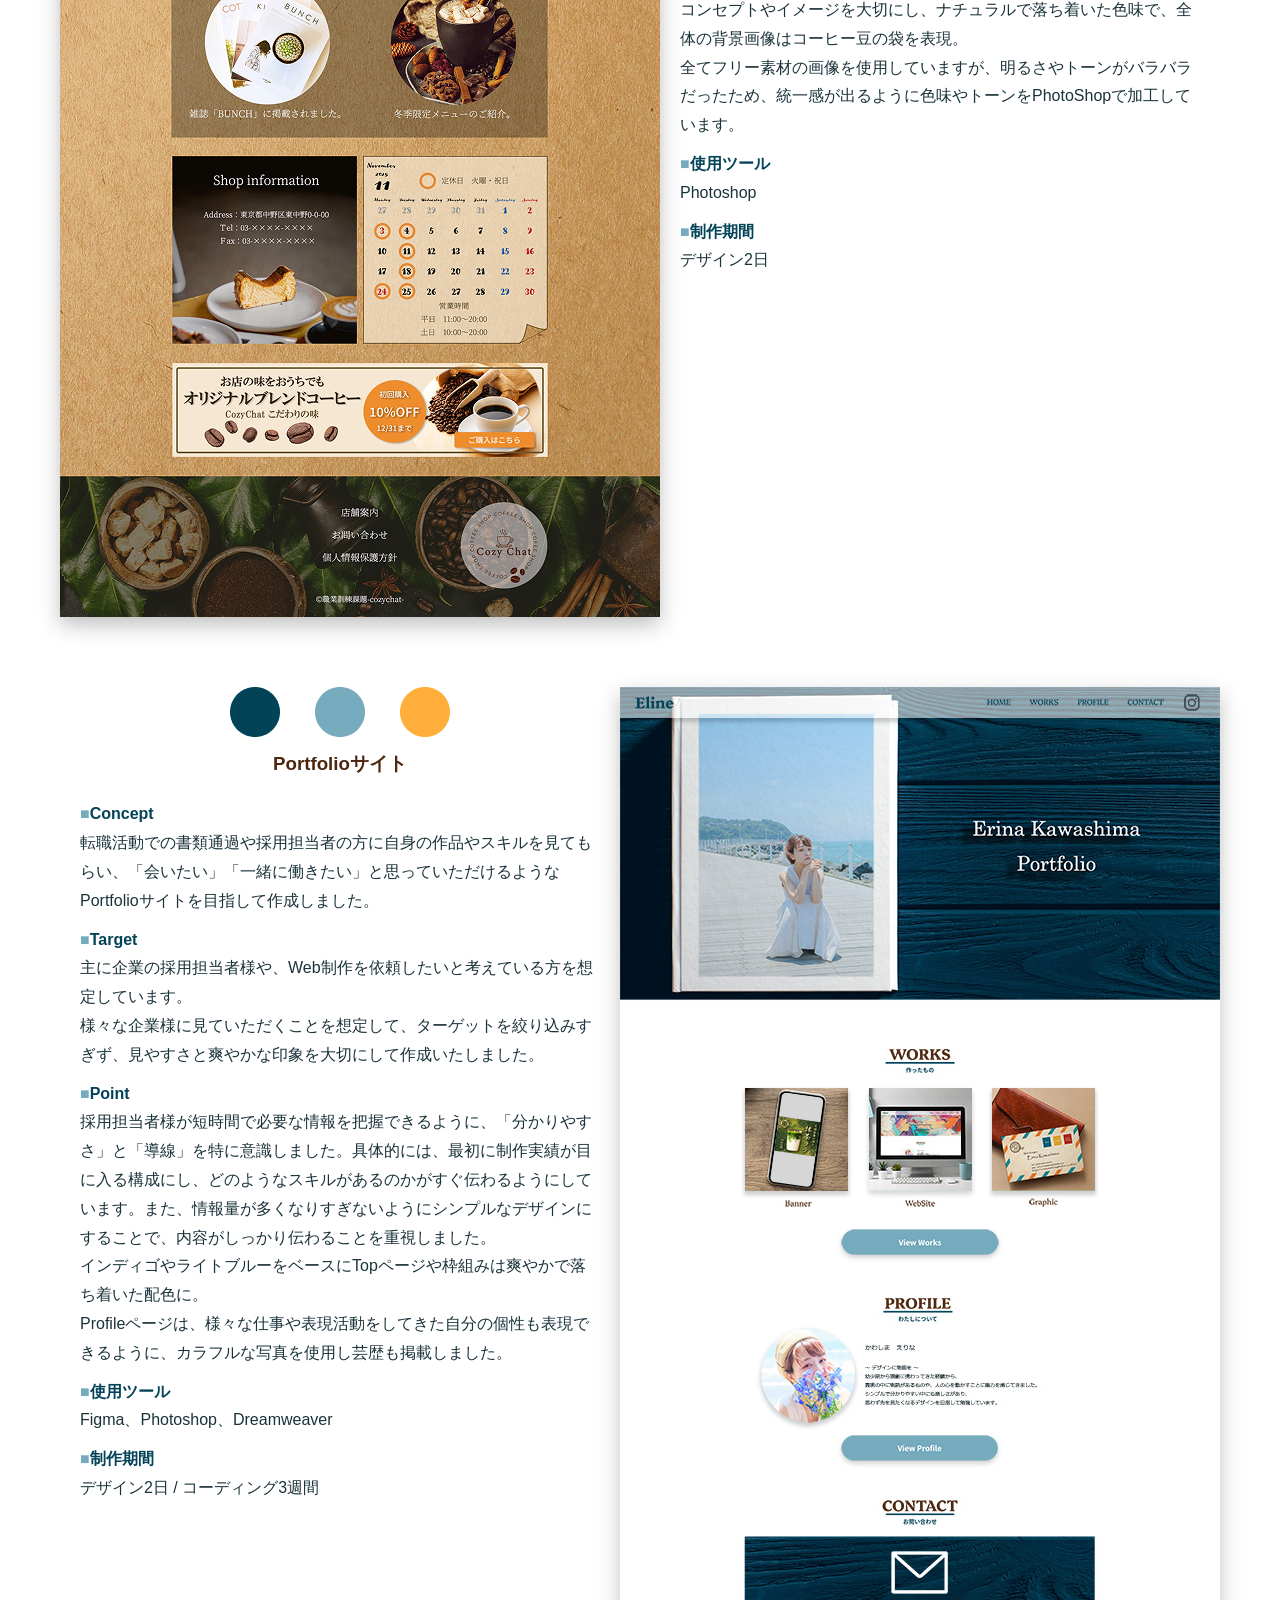
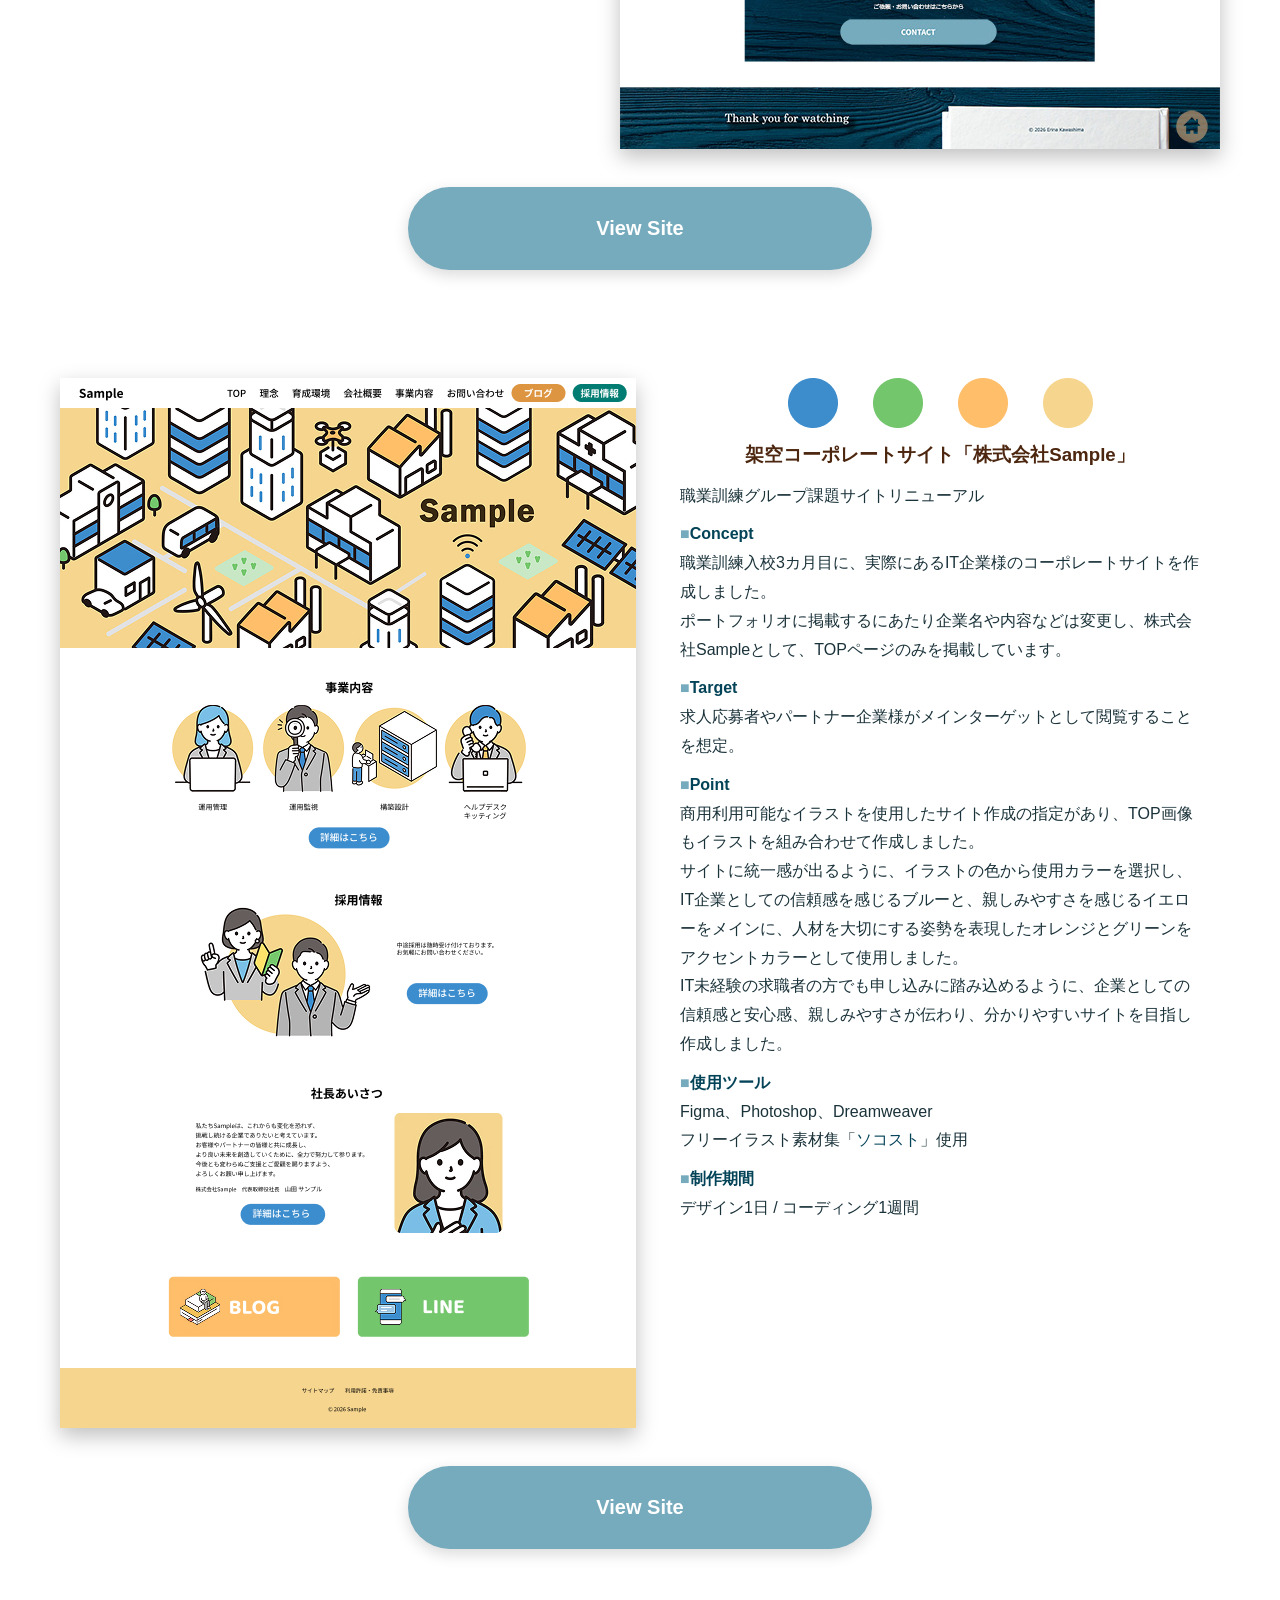
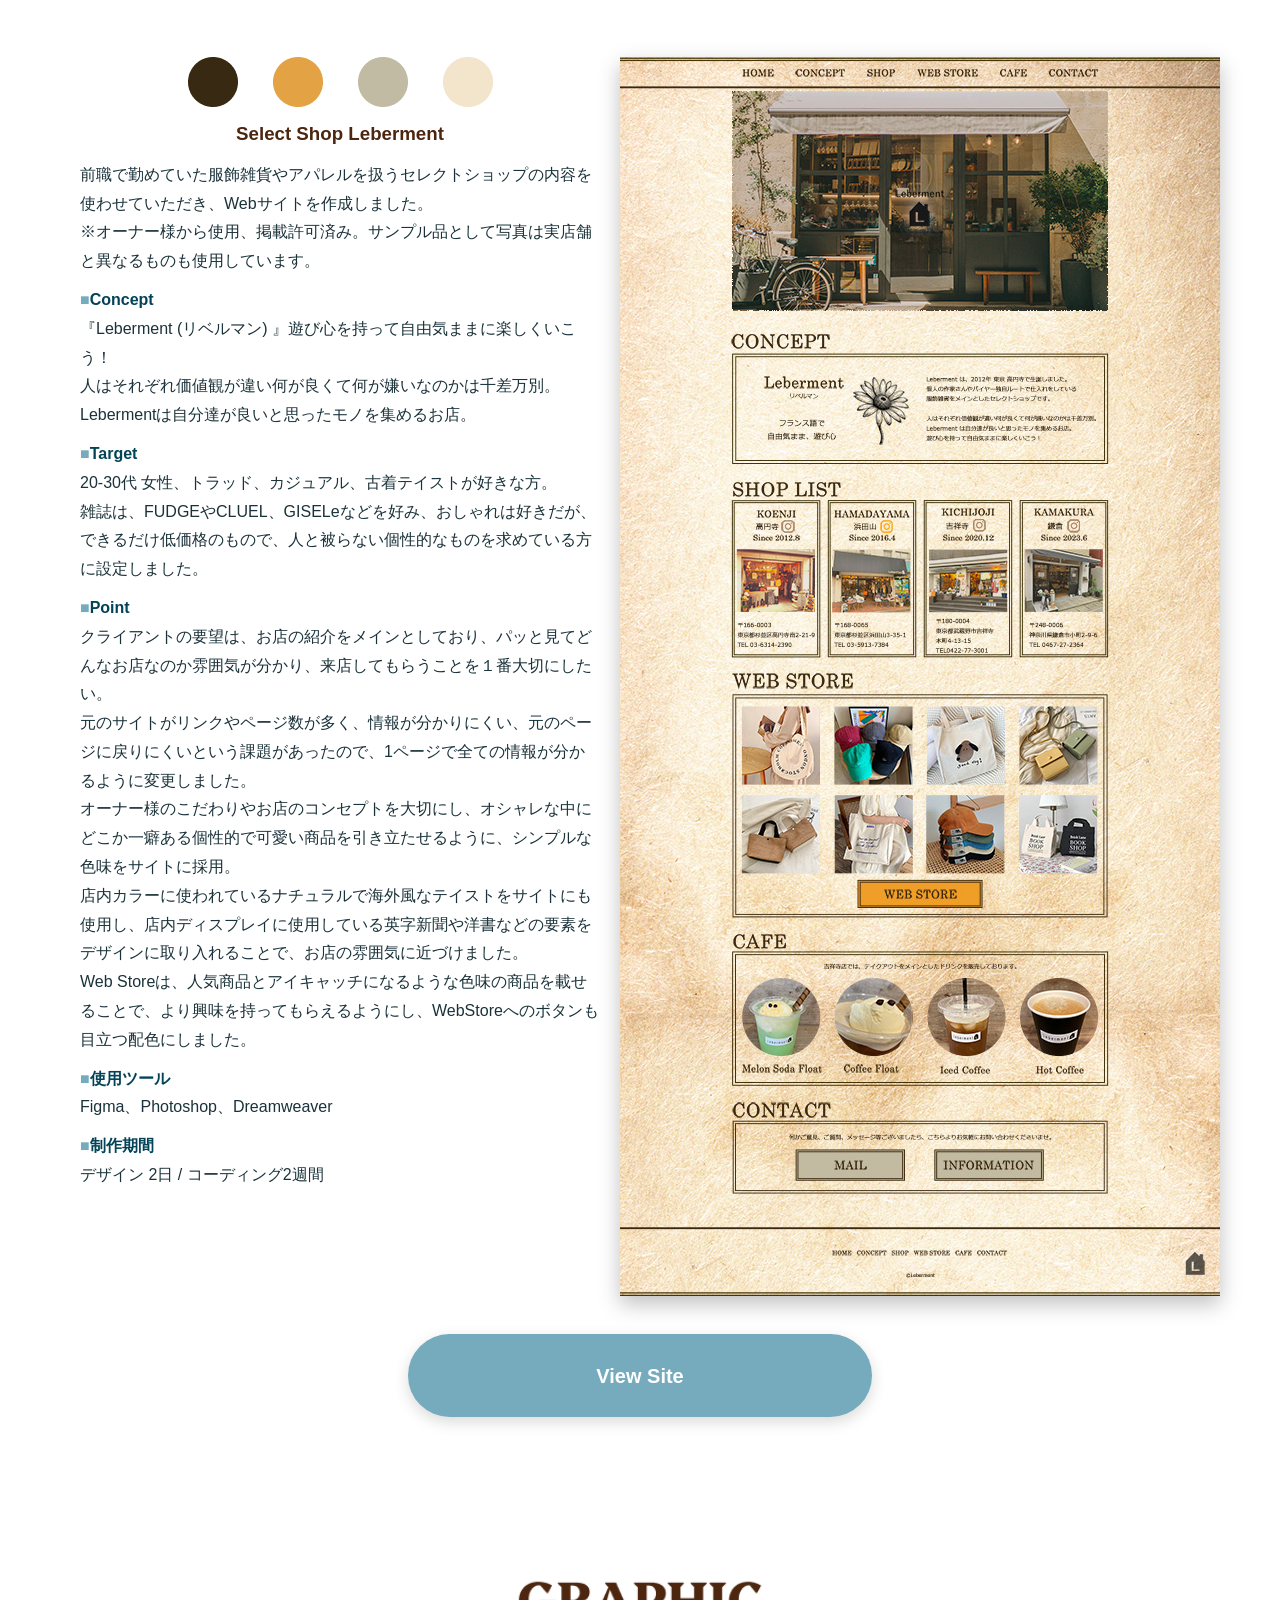
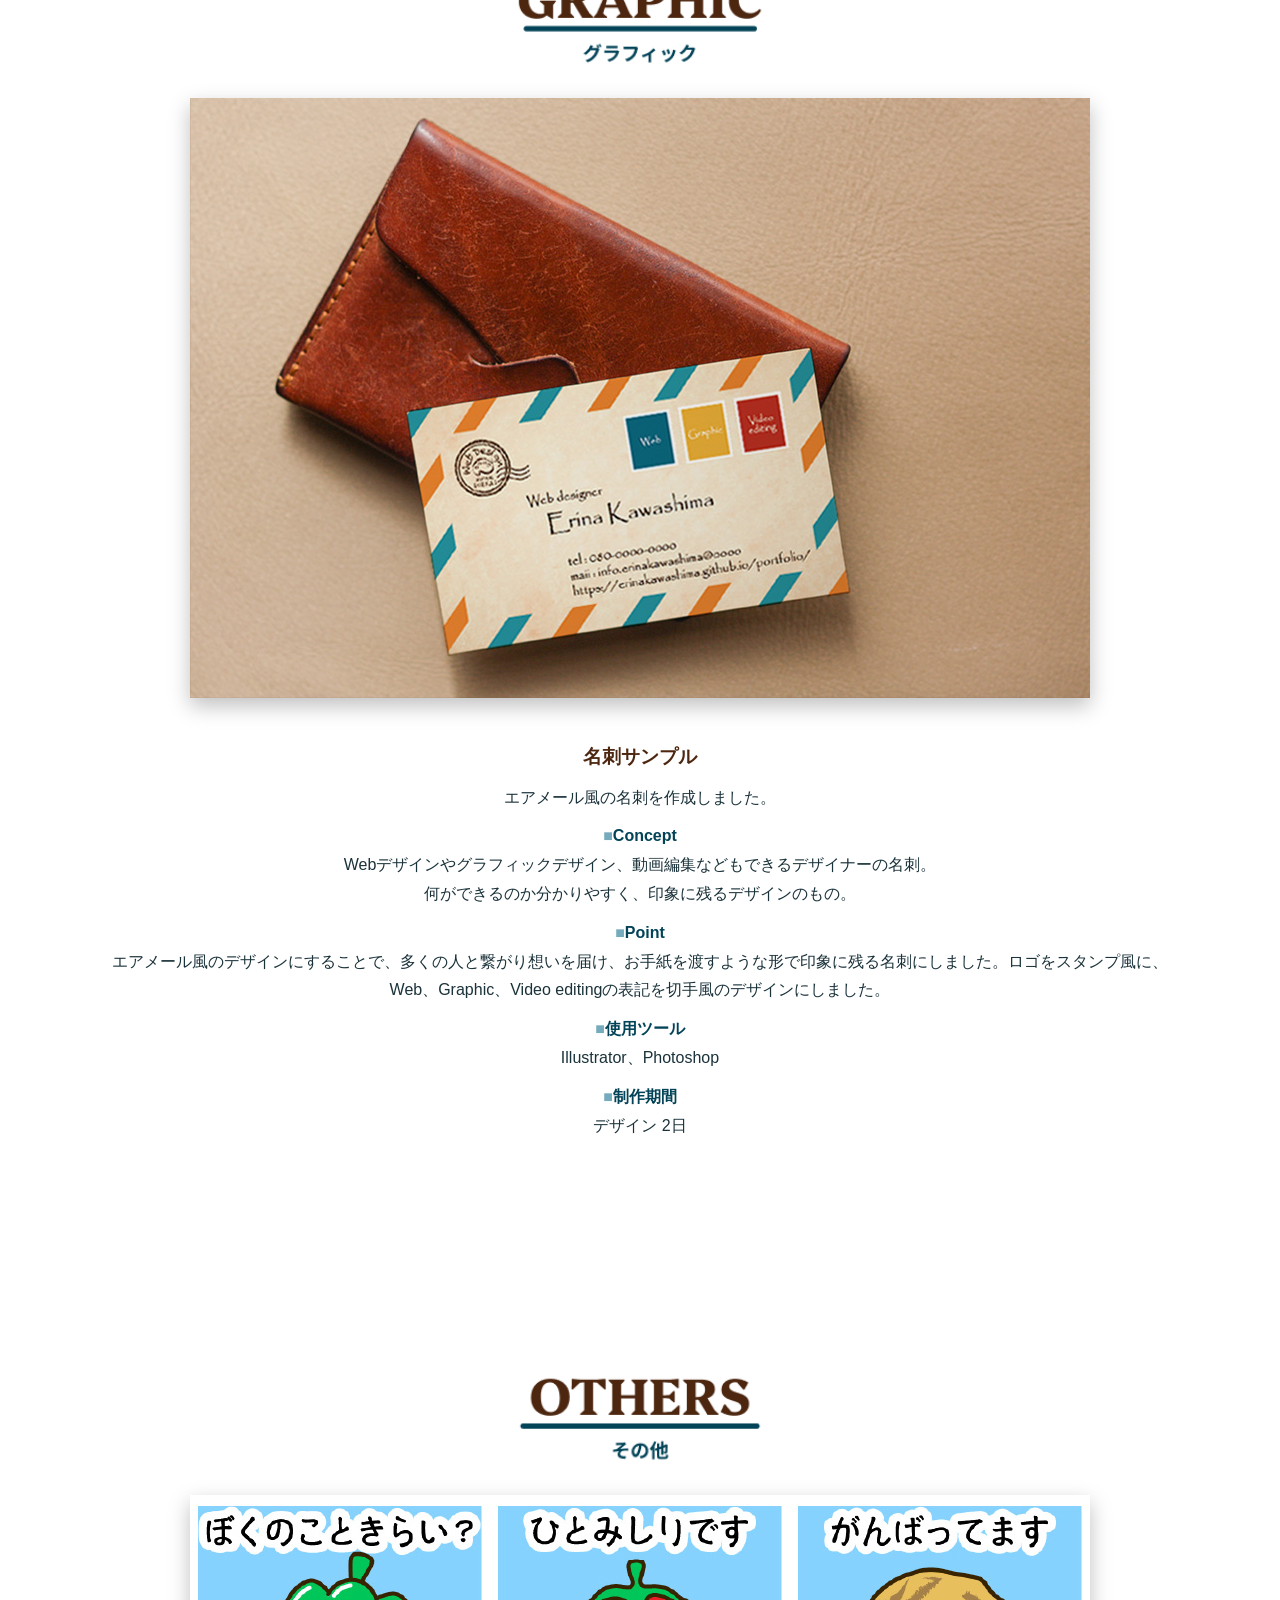
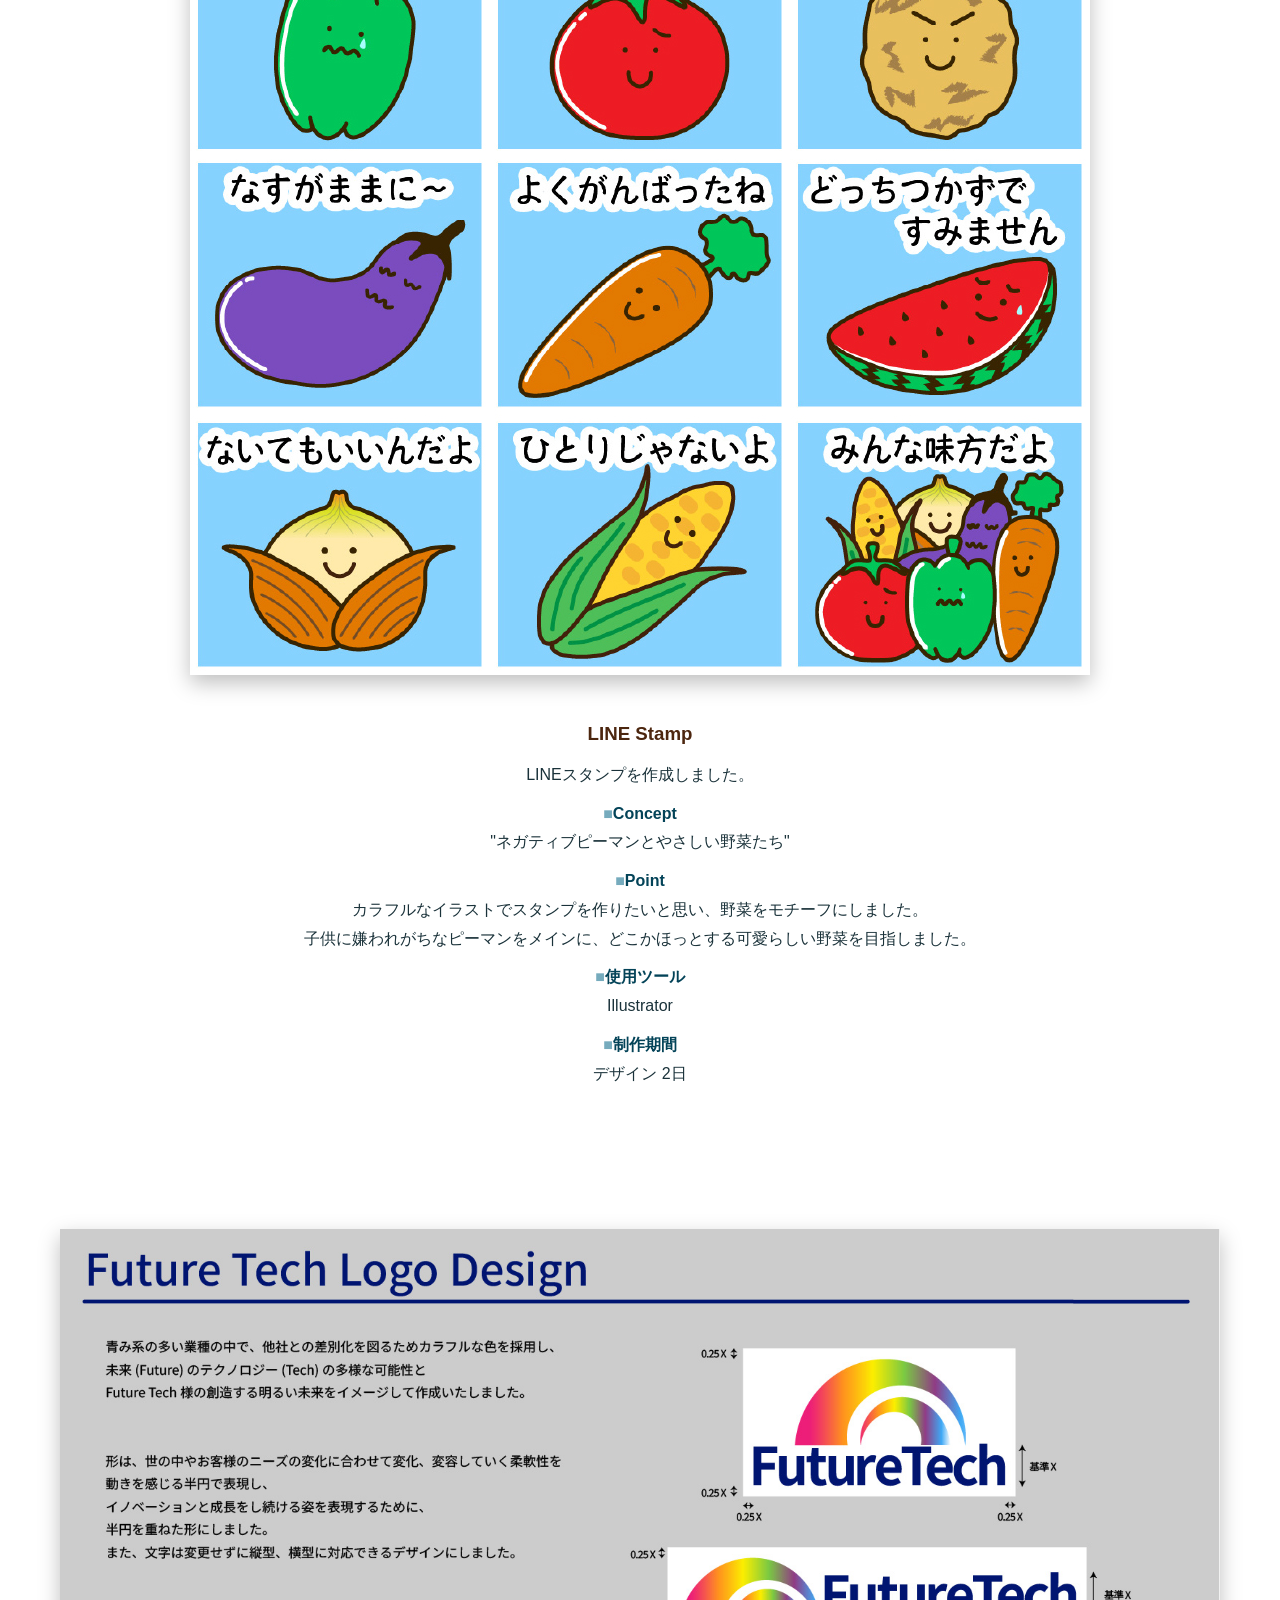
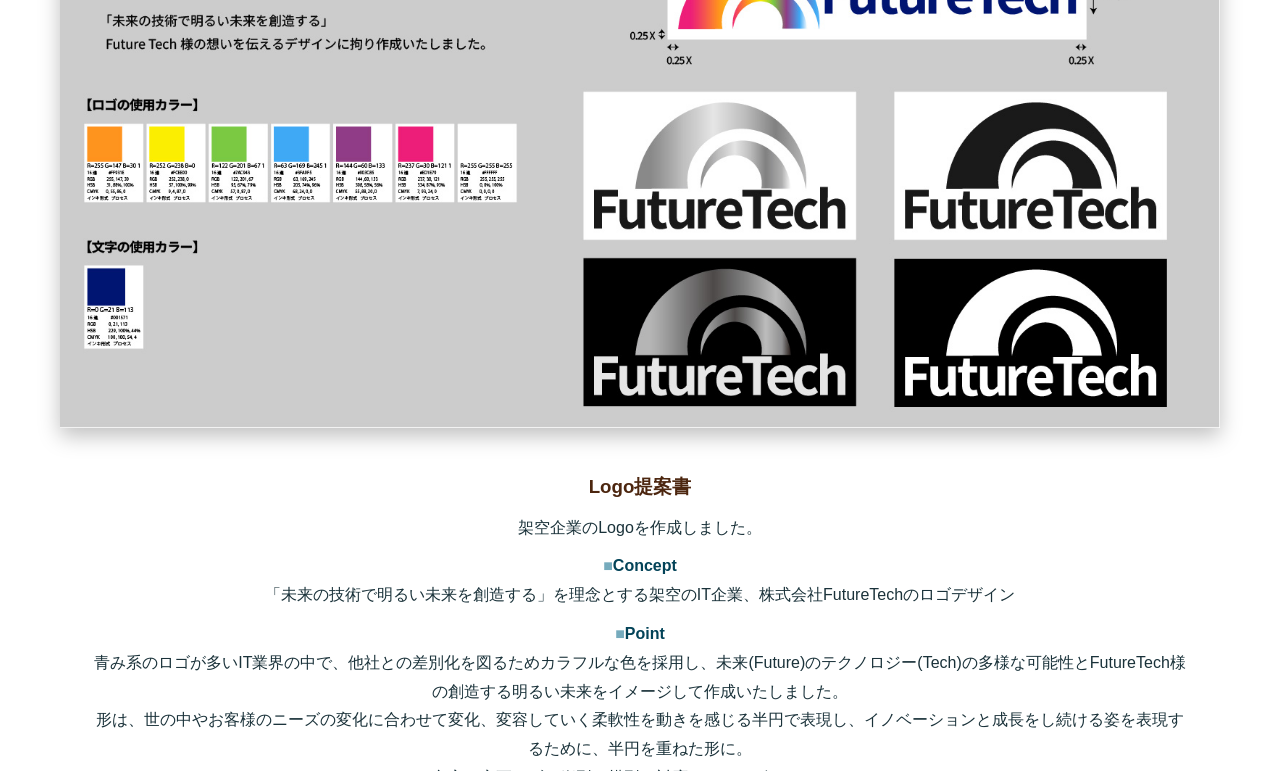
<file: works.html>
<!doctype html>
<html>
<head>
<meta charset="utf-8">
<meta name="viewport" content="width=device-width, initial-scale=1">
	
<title>ErinaKawashima Works</title>
	
<link href="style.css" rel="stylesheet" type="text/css">

<link rel="preconnect" href="https://fonts.googleapis.com">
<link rel="preconnect" href="https://fonts.gstatic.com" crossorigin>
<link href="https://fonts.googleapis.com/css2?family=Platypi:ital,wght@0,300..800;1,300..800&display=swap" rel="stylesheet">
<link href="works.css" rel="stylesheet" type="text/css">
<script type="text/javascript">
function MM_preloadImages() { //v3.0
  var d=document; if(d.images){ if(!d.MM_p) d.MM_p=new Array();
    var i,j=d.MM_p.length,a=MM_preloadImages.arguments; for(i=0; i<a.length; i++)
    if (a[i].indexOf("#")!=0){ d.MM_p[j]=new Image; d.MM_p[j++].src=a[i];}}
}

function MM_swapImgRestore() { //v3.0
  var i,x,a=document.MM_sr; for(i=0;a&&i<a.length&&(x=a[i])&&x.oSrc;i++) x.src=x.oSrc;
}

function MM_findObj(n, d) { //v4.01
  var p,i,x;  if(!d) d=document; if((p=n.indexOf("?"))>0&&parent.frames.length) {
    d=parent.frames[n.substring(p+1)].document; n=n.substring(0,p);}
  if(!(x=d[n])&&d.all) x=d.all[n]; for (i=0;!x&&i<d.forms.length;i++) x=d.forms[i][n];
  for(i=0;!x&&d.layers&&i<d.layers.length;i++) x=MM_findObj(n,d.layers[i].document);
  if(!x && d.getElementById) x=d.getElementById(n); return x;
}

function MM_swapImage() { //v3.0
  var i,j=0,x,a=MM_swapImage.arguments; document.MM_sr=new Array; for(i=0;i<(a.length-2);i+=3)
   if ((x=MM_findObj(a[i]))!=null){document.MM_sr[j++]=x; if(!x.oSrc) x.oSrc=x.src; x.src=a[i+2];}
}
</script>
	
<script src="js/jquery-3.7.1.min.js"></script>
<script>
$(function() {
	  // .nav-button をクリックした時の設定
	  $(".nav-button").on("click",function() {
			  // <body> にクラス名 [menu-open] を追加・削除
			  $("body").toggleClass("menu-open");
	  });

	  // ナビゲーション (<nav>) 内をクリックした時の設定
	  $(document).on('click', '.menu-open nav', function() {
			  // ブラウザに .nav-button をクリックさせる
			  $('.nav-button').trigger('click');
	  });
});
</script>
	
</head>

<body id="top" onLoad="MM_preloadImages('img/insta-icon02.png')">
<header>
  <h1><a href="index.html">Eline</a></h1>
	
<div class="nav-button">
    <span></span>
    <span></span>
    <span></span>
</div>
	
  <nav>
    <ul class="menu">
      <li><a href="index.html">HOME</a></li>
      <li><a href="works.html">WORKS</a></li>
      <li><a href="profile.html">PROFILE</a></li>
      <li><a href="https://www.instagram.com/erinakawashima/"><img src="img/insta-icon.png" alt="instagram" id="insta" onMouseOver="MM_swapImage('insta','','img/insta-icon02.png',1)" onMouseOut="MM_swapImgRestore()"/></a></li>
    </ul>
  </nav>
	
</header>
	
    
<p class="main-img">
  <picture>
    <source srcset="w-img/r-works-main.jpg" media="(max-width: 800px)">
    <img src="w-img/works-main.jpg" alt="">
  </picture>
</p>
	
	
<main>
  <section class="banner" id="banner">
    <h2><img src="w-img/h2-banner.png" alt=""/></h2>
	  
    <div class="banner-box">
		
      <div class="b-box">
		  
        <p class="b-img"><img src="w-img/shampoo.jpg" alt=""/></p>
		  
        <div class="b-text">
          <span><p><img src="w-img/b-color01.png" alt=""/></p></span>
          <h3>WCB Shampoo<br class="sp-only"><a href="https://www.webcreatorbox.com/blog/banner-design-10">（バナー練習10本ノック</a>より）</h3>
	    <dl>
		  <dt>Concept</dt>
			<dd>人気メーカーから新たに発売されたシャンプー。思わず手に取りたくなるかわいいデザインがポイント。Happy Hair, Happy You! かわいさ、手軽さ、楽しさ。全部このシャンプーで。</dd>
          <dt>Point</dt>
			<dd>可愛らしさと爽やかさのある背景画像を組み合わせ、ボトルの可愛らしさを際立たせる躍動感のあるデザインにしました。</dd>
		</dl>
		</div>
      </div>
		
      <div class="b-box">
        <p class="b-img"><img src="w-img/macha.jpg" alt=""/></p>
		  
        <div class="b-text">
          <span><p><img src="w-img/b-color02.png" alt=""/></p></span>
          <h3>茶寮上符<br class="sp-only"><a href="https://www.webcreatorbox.com/blog/banner-design-10">（バナー練習10本ノック</a>より）</h3>
          <dl>
            <dt>Concept</dt>
            <dd>昔ながらの和菓子が人気の老舗から、若者層の呼び込みのために新たに開発されたアイス抹茶ラテ。本格的な抹茶を気軽に楽しんでもらいたい。 老舗茶寮が贈る 抹茶ラテ 600 円</dd>
            <dt>Point</dt>
            <dd>ゴールドや落ち着いたグリーンを使用し、老舗のこだわりのある抹茶の高級感を表現しました。</dd>
          </dl>
        </div>
      </div>
		
      <div class="b-box">
        <p class="b-img"><img src="w-img/father.jpg" alt=""/></p>
        <div class="b-text">
          <span><p><img src="w-img/b-color03.png" alt=""/></p></span>
          <h3>架空バナー作成「父の日フェア」</h3>
          <dl>
            <dt>Concept</dt>
            <dd>父の日の贈り物、購入する娘さんや主婦がターゲット。毎年6月第3日曜日は父の日 感謝を込めてプレゼントを送ろう。ラッピング無料を記載</dd>
            <dt>Point</dt>
            <dd>落ち着いた色味で一目で父の日のプレゼントだと分かり、メッセージカードを載せることで実際にプレゼントを渡すことを想像できようなデザインにしました。 </dd>
          </dl>
        </div>
      </div>
		
    </div>
  </section>
  
  <section class="webiste" id="website">
      
    <h2><img src="w-img/h2-website.png" alt=""/></h2>
	  
    <div class="web-flex">
		
      <div class="web-box">
        <p class="w-img"><img src="w-img/CozyChat.jpg" alt=""/></p>
      </div>
		
      <div class="web-text">
        <span><p><img src="w-img/w-color01.png" alt=""/></p></span>
        <h3>架空サイトのデザインカンプ<br>
        Coffee Shop「Cozy chat」</h3>
          
        <p>職業訓練課題デザインカンプ<br>
		   職業訓練に入校1か月目頃に初めてPhotoShopで作成したデザインカンプです。<br>
		   ※こちらはデザインカンプのみでWebサイトは作成しておりません<br></p>
		  
       <dl>
		<dt>Concept</dt>
        <dd>"くつろいだ時間を あなたとわたしで<br>
        やさしい時間を過ごせる空間「Cozy chat」"<br>
		記載内容は全て指示通り。バナーもオリジナルで作成。</dd>
		<dt>Target</dt>
        <dd>20代後半～40代女性を意識した雰囲気で、落ちついた感じのあたたかなイメージ。<br>カフェでのんびり自分時間を過ごすのが趣味の方。</dd>
        <dt>Point</dt>
        <dd>
        キャッチコピーの「くつろいだ時間」や「やさしい時間」をWebサイトからも感じられるように意識して作成しました。<br>
        コンセプトやイメージを大切にし、ナチュラルで落ち着いた色味で、全体の背景画像はコーヒー豆の袋を表現。<br>
        全てフリー素材の画像を使用していますが、明るさやトーンがバラバラだったため、統一感が出るように色味やトーンをPhotoShopで加工しています。
        </dd>

        <dt>使用ツール</dt>
		<dd>Photoshop</dd>
        <dt>制作期間</dt>
		<dd>デザイン2日</dd>
       </dl>
      </div>
    </div>
      
      
    <div class="web-flex">
		
      <div class="web-box">
        <p class="w-img"><img src="w-img/portfolio.jpg" alt=""/></p>
      </div>
      <div class="web-text">
        <span>
        <p><img src="w-img/w-color02.png" alt=""/></p></span>
        <h3>Portfolioサイト</h3>
        <dl>
		<dt>Concept</dt>
		<dd>転職活動での書類通過や採用担当者の方に自身の作品やスキルを見てもらい、「会いたい」「一緒に働きたい」と思っていただけるようなPortfolioサイトを目指して作成しました。<br>
        </dd>
            
        <dt>Target</dt>
        <dd>主に企業の採用担当者様や、Web制作を依頼したいと考えている方を想定しています。<br>様々な企業様に見ていただくことを想定して、ターゲットを絞り込みすぎず、見やすさと爽やかな印象を大切にして作成いたしました。</dd>
        <dt>Point</dt>
        <dd>採用担当者様が短時間で必要な情報を把握できるように、「分かりやすさ」と「導線」を特に意識しました。具体的には、最初に制作実績が目に入る構成にし、どのようなスキルがあるのかがすぐ伝わるようにしています。また、情報量が多くなりすぎないようにシンプルなデザインにすることで、内容がしっかり伝わることを重視しました。<br>インディゴやライトブルーをベースにTopページや枠組みは爽やかで落ち着いた配色に。
		<br>
		Profileページは、様々な仕事や表現活動をしてきた自分の個性も表現できるように、カラフルな写真を使用し芸歴も掲載しました。</dd>
		  <dt>使用ツール</dt>
		  <dd>Figma、Photoshop、Dreamweaver</dd>
          <dt>制作期間</dt>
		  <dd>デザイン2日 / コーディング3週間</dd>
       </dl>
		  
      </div>
    </div>
    
<a href="index.html#top" class="readmore-btn">View Site</a>

    <div class="web-flex">
		
      <div class="web-box">
        <p class="w-img"><img src="w-img/sample.jpg" alt=""/></p>
      </div>
      <div class="web-text">
        <span>
        <p><img src="w-img/w-color03.png" alt=""/></p></span>
        <h3>架空コーポレートサイト「株式会社Sample」</h3>
        <p>職業訓練グループ課題サイトリニューアル</p>
        <dl>
          <dt>Concept</dt>
          <dd>職業訓練入校3カ月目に、実際にあるIT企業様のコーポレートサイトを作成しました。<br>
              ポートフォリオに掲載するにあたり企業名や内容などは変更し、株式会社Sampleとして、TOPページのみを掲載しています。</dd>
		  <dt>Target</dt>
		  <dd>求人応募者やパートナー企業様がメインターゲットとして閲覧することを想定。</dd>
          <dt>Point</dt>
          <dd>商用利用可能なイラストを使用したサイト作成の指定があり、TOP画像もイラストを組み合わせて作成しました。<br>
          サイトに統一感が出るように、イラストの色から使用カラーを選択し、IT企業としての信頼感を感じるブルーと、親しみやすさを感じるイエローをメインに、人材を大切にする姿勢を表現したオレンジとグリーンをアクセントカラーとして使用しました。<br>
          IT未経験の求職者の方でも申し込みに踏み込めるように、企業としての信頼感と安心感、親しみやすさが伝わり、分かりやすいサイトを目指し作成しました。</dd>
        </dl>
        <dl>
          <dt>使用ツール</dt>
          <dd>Figma、Photoshop、Dreamweaver<br>
			  フリーイラスト素材集「<a href="https://soco-st.com/tag/company">ソコスト</a>」使用</dd>
          <dt>制作期間</dt>
          <dd>デザイン1日 / コーディング1週間</dd>
        </dl>
      </div>
    </div>
    
<a href="sample/top.html" class="readmore-btn">View Site</a>
	  
	  
    <!--<div class="web-flex">
		
      <div class="web-box">
        <p class="w-img"><img src="w-img/pickles.jpg" alt=""/></p>
      </div>
      <div class="web-text">
        <span>
        <p><img src="w-img/w-color03.png" alt=""/></p></span>
        <h3>架空Webサイト「Pickles」</h3>
        <p>職業訓練課題ピックルスWebサイト</p>
        <dl>
          <dt>Concept</dt>
          <dd>メインタイトル「西洋風漬物ピックルス」<br>
              サブタイトル「オリジナルピクルス推進委員会」<br>
              記載内容は全て指示通り。</dd>
          <dt>Point</dt>
          <dd>職業訓練の課題としてWebサイトを作成しました。<br>
              ピクルスを幅広い世代の方に受け入れていただくために、温かな色味を採用し、彩り鮮やかな写真を使いました。<br>
            <br>
              ロゴはお子様にも受け入れやすいように、可愛らしくて丸みのあるデザインに。<br>
              こちらのロゴはPhotoshopのみで作成しました。<br><br>
</dd>
          <img src="pickles/img/rogo01.png" alt=""/>
        </dl>
        <p>&nbsp;</p>
        <p>※こちらのサイトはレスポンシブ非対応です。</p>
        <dl>
          <p>&nbsp;</p>
          <dt>使用ツール</dt>
          <dd>Photoshop、Dreamweaver</dd>
          <dt>制作期間</dt>
          <dd>デザイン1日 / コーディング2日</dd>
        </dl>
      </div>
    </div>
    
<a href="pickles/index.html" class="readmore-btn">View Site</a> -->
      
      
      <div class="web-flex">
		
      <div class="web-box">
        <p class="w-img"><img src="w-img/leberment.jpg" alt=""/></p>
      </div>
      <div class="web-text">
        <span>
        <p><img src="w-img/w-color04.png" alt=""/></p></span>
        <h3>Select Shop Leberment</h3>
        <p>前職で勤めていた服飾雑貨やアパレルを扱うセレクトショップの内容を使わせていただき、Webサイトを作成しました。<br>
        ※オーナー様から使用、掲載許可済み。サンプル品として写真は実店舗と異なるものも使用しています。</p>
        <dl>
          <dt>Concept</dt>
          <dd>『Leberment (リベルマン) 』遊び心を持って自由気ままに楽しくいこう！<br>
            人はそれぞれ価値観が違い何が良くて何が嫌いなのかは千差万別。<br>
            Lebermentは自分達が良いと思ったモノを集めるお店。</dd>
         <dt>Target</dt>
         <dd>20-30代 女性、トラッド、カジュアル、古着テイストが好きな方。<br>
             雑誌は、FUDGEやCLUEL、GISELeなどを好み、おしゃれは好きだが、できるだけ低価格のもので、人と被らない個性的なものを求めている方に設定しました。</dd>
          <dt>Point</dt>
          <dd>クライアントの要望は、お店の紹介をメインとしており、パッと見てどんなお店なのか雰囲気が分かり、来店してもらうことを１番大切にしたい。<br>元のサイトがリンクやページ数が多く、情報が分かりにくい、元のページに戻りにくいという課題があったので、1ページで全ての情報が分かるように変更しました。<br>オーナー様のこだわりやお店のコンセプトを大切にし、オシャレな中にどこか一癖ある個性的で可愛い商品を引き立たせるように、シンプルな色味をサイトに採用。<br>店内カラーに使われているナチュラルで海外風なテイストをサイトにも使用し、店内ディスプレイに使用している英字新聞や洋書などの要素をデザインに取り入れることで、お店の雰囲気に近づけました。<br>
          Web Storeは、人気商品とアイキャッチになるような色味の商品を載せることで、より興味を持ってもらえるようにし、WebStoreへのボタンも目立つ配色にしました。</dd>
          <dt>使用ツール</dt>
            <dd>Figma、Photoshop、Dreamweaver</dd>
          <dt>制作期間</dt>
			<dd>デザイン 2日 / コーディング2週間</dd>
        </dl>
      </div>
    </div>
    
<a href="leberment/index.html" class="readmore-btn">View Site</a>
      
      
        
  </section>
  
  <section class="graphic" id="graphic">
    <h2><img src="w-img/h2-graphic.png" alt=""/></h2>
	  
      <!-- <p class="graphic-img"><img src="img/graphic.jpg" alt=""/></p>
      
      <div class="graphic-text">
        <p><img src="img/g-color01.png" alt=""/></p>
        <h3>パンフレット　○○ HEALTHY LIFESTYLE</h3>
        <p>友人が経営しているヨガスタジオ、リラクゼーションサロン、カフェを併設した健康美容複合施設のパンフレットをお試しで作成中です。(掲載許可済み)</p>
        <p>&nbsp;</p>
        <p>【Concept】</p>
        <p>○○とはLinkとNaturalを組み合わせた造語。
          ヨガで体を動かして心身を整え、<br>
        サロンで疲れた体をほぐして心身を癒し、カフェで内側からもキレイに。</p>
        <p>&nbsp;</p>
        <p>【Point】</p>
        <p>コンセプトや店内カラーに合わせたナチュラルでヘルシーな色味。<br>
          シンプルでスタイリッシュな見やすいデザインを大切にしながら、人の繋がりや暖かさを感じるパンフレットにしました。</p>
    </div>  -->
		  
	<p class="graphic-img"><img src="w-img/meishi.jpg" alt=""/></p>
      
	  
      <div class="graphic-text">
        <!-- <p><img src="img/g-color01.png" alt=""/></p> -->
        <h3>名刺サンプル</h3>
	    <p>エアメール風の名刺を作成しました。</p>
		 <dl>
		  <dt>Concept</dt>
			<dd>Webデザインやグラフィックデザイン、動画編集などもできるデザイナーの名刺。<br>
				何ができるのか分かりやすく、印象に残るデザインのもの。</dd>
		  <dt>Point</dt>
			<dd>エアメール風のデザインにすることで、多くの人と繋がり想いを届け、お手紙を渡すような形で印象に残る名刺にしました。ロゴをスタンプ風に、Web、Graphic、Video editingの表記を切手風のデザインにしました。</dd>
		  <dt>使用ツール</dt>
			<dd>Illustrator、Photoshop</dd>
          <dt>制作期間</dt>
			<dd>デザイン 2日</dd>
		</dl>
	</div>
	   
  </section>
    
    
    <h2><img src="w-img/h2-others.png" alt=""/></h2>
	
	    
	<p class="graphic-img"><img src="w-img/linestamp01.jpg" alt=""/></p>
      <div class="graphic-text">
        <h3>LINE Stamp</h3>
        <p>LINEスタンプを作成しました。</p>
	<dl>
	 <dt>Concept</dt>
        <dd>"ネガティブピーマンとやさしい野菜たち"</dd>
     <dt>Point</dt>
        <dd>カラフルなイラストでスタンプを作りたいと思い、野菜をモチーフにしました。
		<br>子供に嫌われがちなピーマンをメインに、どこかほっとする可愛らしい野菜を目指しました。</dd>
	 <dt>使用ツール</dt>
		<dd>Illustrator</dd>
     <dt>制作期間</dt>
		<dd>デザイン 2日</dd>
	</dl>
	　</div>
	
	
	    
	<p class="graphic-img"><img src="w-img/futuretech-logo.jpg" alt=""/></p>
  <div class="graphic-text">
        <h3>Logo提案書</h3>
	  <p>架空企業のLogoを作成しました。</p>
	  
        <dl>
		 <dt>Concept</dt>
			<dd>「未来の技術で明るい未来を創造する」を理念とする架空のIT企業、株式会社FutureTechのロゴデザイン</dd>
			<dt>Point</dt>
          <dd>青み系のロゴが多いIT業界の中で、他社との差別化を図るためカラフルな色を採用し、未来(Future)のテクノロジー(Tech)の多様な可能性とFutureTech様の創造する明るい未来をイメージして作成いたしました。<br>
			  形は、世の中やお客様のニーズの変化に合わせて変化、変容していく柔軟性を動きを感じる半円で表現し、イノベーションと成長をし続ける姿を表現するために、半円を重ねた形に。<br>
			  また、文字は変更せずに縦型、横型に対応できるデザインにしました。<br>
			  サイズの指示やモノクロバージョンなども記載しております。</dd>
		 <dt>使用ツール</dt>
	      <dd>Illustrator</dd>
		 <dt>制作期間</dt>
		  <dd>デザイン 1日</dd>
	    </dl>
	  
	　</div>
  
	
	
  <!--<p class="video-img">
	<video controls="controls" muted="muted" >
	  <source src="w-img/miyakojima.mp4" type="video/mp4">
  </video>
  </p>
	<div class="graphic-text">
      <h3>ショート動画</h3>
      <p>SNS用のショート動画を作成しました</p>
		
       <dl>
		<dt>【Concept】</dt>
           <dd>宮古島旅行の際にiPhoneで撮影した動画を使った、宮古島の美しい海や風景を集めた40秒のショート動画。</dd>
        <dt>【Point】</dt>
           <dd>シンプルなショート動画ですが、動画の切り替え時に違和感のないようなエフェクトや、文字のフェードイン、フェードアウトのタイミングに拘って作成しました。</dd>
		<dt>使用ツール</dt>
		   <dd>PremierePro</dd>
        <dt>制作期間</dt>
		   <dd>動画編集 1日</dd>
	   </dl>
  　</div> -->
	
    
	<!-- 追加？
    <h3>SNS Promotion</h3>
    <h3>Brand Collaboration</h3>
    <h3>Handmade</h3>
    <p>&nbsp;</p>
  　　-->
	
	
	
  <p class="gotop"><a href="#top"><img src="img/gotop.png" alt="TOP"/></a></p>
	
</main>
	
<footer>
  
<p><picture>
    <source srcset="img/r-footer.jpg" media="(max-width: 800px)">
    <img src="img/footer.jpg" alt="Thank you for waching @ErinaKawashima">
		
  </picture>
	</p>
	
</footer>
	
</body>
</html>
</file>
<file: style.css>
@charset "utf-8";

*, ::before, ::after {
	padding: 0;
	margin: 0;
	box-sizing: border-box;
}
html {
	font-size: 62.5%;
/*	scroll-padding-top: 100px;*/
	color: #1a323a;
	scroll-behavior: smooth;
}
img {
	vertical-align: bottom;
	max-width: 100%;
	height: auto;
}
body {
	font-family: sans-serif;
	font-size: 1.6rem; /*文字サイズ*/
	line-height: 1.8;
    
    overflow-x: hidden;
}
a {
	color: #034358;
	text-decoration: none;
}
a:hover {
	text-decoration: underline;
}

header {
	display: flex;
	justify-content: space-between;
	padding: 0 20px;
	align-items: center;
	background-color: rgba(255,255,255,0.50);
	box-shadow: 0px 1px 6px rgba(0,0,0,0.5);
	position: fixed;
	width: 100%;
	height: auto;
	z-index: 1;
}


.menu {
	list-style-type: none;
	display: flex;
    font-size: 2.4rem;
	padding: 2rem 0;
}

.menu a {
	padding: 10px 20px;
	color: #034358;
}
.menu a:hover {
    color: #ffad3b;
	text-decoration: none;
}

#insta {
    padding-bottom: 5px;
}

h1 a:hover {
    color: #ffad3b;
    text-decoration: none;
}

h1 {
	color: #034358;
}
h2 {
    /*outline: 2px solid red;*/
    padding: 10rem 0 3rem 0;
    width: 100%;
    max-width: 600px;
    margin: 0 auto;
}
h2 img {
    width: 25vw;
    max-width: 270px;
    min-width: 150px;
    height: auto;
}
h2, h3 {
	text-align: center;
}
h3 {
	color: #4C260F;
	padding: 10px 0;
}



nav ul,h1,h2 {
  font-family: "Platypi", serif;
  font-optical-sizing: auto;
  /*font-weight: <weight>;*/
  font-style: normal;
}

.main-img img,footer img {
  width: 100%;
  height: auto;
  display: block;
}

main {
	max-width: 1200px;
	margin: 0 auto;
	padding: 0 20px;
}
/*
.works {
    padding-top: 50px;
}
*/



dt {
	font-weight: bold;
	color: #034358;
	padding-top: 10px;
}

dt::before {
  content:'■';
  color: #76ABBD;
}


.flex-box {
	padding: 30px 0;
    display: flex;
    justify-content: space-around;
}

.readmore-btn {
    display: block;
	width: 40%;
    max-width: 600px;
    min-width: 150px;
	color: #FFFFFF;
	background-color: #76ABBD;
	margin: 3vw auto;
	padding: 2% 0;
/*    font-size: 1.6vw;*/
	border-radius: 50px;
	font-weight: bold;
    font-size: 2rem;
	white-space: nowrap;
	text-align: center;
    
    box-shadow: 0 5px 15px rgba(0, 0, 0, 0.15);
}
.readmore-btn:hover{
	opacity: 0.7;
    text-decoration: none;
}
.readmore-btn a {
	color: #fff;
}

.w-box {
    padding: 0 10px;
}

.w-box img {
    box-shadow: 0 8px 20px rgba(0,0,0,0.15);
    transition: 0.3s;
}

.w-box img:hover {
  transform: translateY(-5px);
  box-shadow: 0 15px 35px rgba(0,0,0,0.25);
}

.profile-flex {
    display: flex;
    justify-content: center;
    align-items: center;
    gap: 4vw;
}

/* 画像側 */
.p-box {
    /*outline: 2px solid red;*/
    flex: 0 0 auto;
}

/* ここがポイント */
.p-box img {
  width: 18vw;          /* 画面幅に比例 */
  max-width: 300px;     /* 大きくなりすぎ防止 */
  min-width: 200px;     /* 小さくなりすぎ防止 */
  aspect-ratio: 1 / 1; /* 正円キープ */
  object-fit: cover;
  border-radius: 50%;
    
    box-shadow: 0 5px 15px rgba(0, 0, 0, 0.15);
    
}



.p-text span {
    font-size: 1.3em;
}
.p-text {
    /*outline: 2px solid red;*/
	max-width: 800px;
	height: auto;
}
.contact-img {
    text-align: center;
}
.contact-box {
    position: relative;
}

.c-flexbox {
    position: absolute;
    inset: 0;
    display: flex;
    flex-direction: column;
    justify-content: center;
    align-items: center;
    gap: 1.5em;
}

.contact-text {
	position: absolute;
	top: 58%;
	left: 50%;
	transform: translate(-50%, -50%);
	color: #FFFFFF;
    font-size: 1.8rem;
	text-align: center;
	width: 100%;
	padding-bottom: 0.8em;	
}
.contact .readmore-btn {
    margin: 0 auto;
    position: absolute;
    top: 65%;
    left: 50%;
    transform: translate(-50%);
}
.gotop {
	position: fixed;
	bottom: 20px;
	right: 20px;
	opacity: 0.7;
}
.gotop:hover {
	opacity: 1;
}




footer {
	padding-top: 100px;

	/*background-color: #034358;
	color: #FFFFFF;
	height: 100px;
	text-align: right;*/   
}

@media (max-width:800px){
    
body {
    /*background-color: #FFFAED; */
    font-size: 14px; /*文字サイズ*/
}

	
nav {
  position: fixed;
  top: 0;
  left: 100%;
  width: 100%;
  height: 100%;
  background-color: #fff;
  padding-top: 100px;
	transition: 0.5s;
}	
	


nav .menu {
  display: block;
  height: 100%;
  padding-bottom: 50px;
  overflow: auto;
}

nav .menu a {
  font-size: 24px; /*文字サイズ*/
  padding: 30px 0;
  display: block;
  text-align: center;
}
	
header h1 {
	z-index: 1;
}	

.nav-button {
	width: 70px;
	height: 50px;
	position: relative;
	z-index: 1;
}
	
.nav-button span {
  width: 30px;
  height: 3px;
  background-color: #034358;
  position: absolute;
  left: 20px;
    border-radius: 2px;
}
.nav-button span:nth-child(1) {
	top: 12px;
}
.nav-button span:nth-child(2) {
	top: 24px;
}
.nav-button span:nth-child(3) {
	top: 36px;
}
	

.menu-open nav {
	left: 0;
}	
	
.menu-open .nav-button span:nth-child(1) {
  top: 24px;
  transform: rotate(315deg);
}

.menu-open .nav-button span:nth-child(2) {
  width: 0;
  left: 50%;
}

.menu-open .nav-button span:nth-child(3) {
  top: 24px;
  transform: rotate(-315deg);
}
	
.nav-button span {
	transition: 0.3s;
}

    
.flex-box {
	padding: 0px;
    display: block;
    text-align: center;
}
.p-text {
    font-size: 14px;
    }
.p-box {
    padding-bottom: 2em;
    }
 
    
.readmore-btn {
    font-size: 1.4rem;
    }
.contact-text {
    font-size: 1.2rem;
    } 
    
.gotop {
    width: 50px;
    height: 50px;
    }
    
}
</file>
<file: profile.css>
@charset "utf-8";


.s-flex {
    display: flex;
    justify-content: center;
    flex-wrap: wrap;
    gap: 30px;
}

.s-box {
    text-align: center;
    padding: 20px;
}

.s-text {
    width: 150px;
    font-size: 14px;
    padding-top: 10px;
}

.bio-text {
    padding-left: 50px;
}
</file>
<file: works.css>
@charset "utf-8";

/* パソコンでは改行を隠す */
.sp-only {
    display: none;
  }


.banner h3 {
    text-align: left;    
}
.b-img {
    margin: auto 0;
}
.b-img img {
    width: 300px;
    max-width: none;
    flex-shrink: 0;
	box-shadow: 0 8px 20px rgba(0,0,0,0.25);
}

.b-box {
	display: flex;
	justify-content: center;
    padding: 2em;
    
}
.b-text {
	max-width: 700px;
    padding-left: 2em;
}

.w-img {
    text-align: center;
}
.w-img img {
	box-shadow: 0 8px 20px rgba(0,0,0,0.25);
}

.web-flex {
	display: flex;
	justify-content: space-between;
	padding-top: 7rem;
	
	/* border-radius: 15px;
	border: 2px solid #76ABBD; */
}
.webiste .web-flex:nth-of-type(even) {
	flex-direction: row-reverse;
}
.web-text {
	max-width: 560px;
    padding: 0 20px;
}
.web-text span {
    text-align: center;
} 

.graphic-img {
    text-align: center;
}
.graphic-img img {
	box-shadow: 0 8px 20px rgba(0,0,0,0.25);
}
.graphic-text {
	text-align: center;
    margin: 2em auto;
	padding: 0 2em 5em;
	/*padding-bottom: 50px;*/
}

/*video {
	max-width: 100%;
	height: auto;
}

.video-img {
	max-width: 400px;
	height: auto;
	margin: 0 auto;
}*/

@media (max-width:800px){

/* スマホ（800px以下）では改行を表示する（通常は表示） */	
 .sp-only {
    display: inline;
  }
	

.banner h3 {
    text-align: center;    
}
	
.b-img {
	text-align: center;
	}
.b-box {
	display: block;
    justify-content: center;
    /*text-align: center;*/
}
.b-box span {
		text-align: center;
	}
.b-text {
    /*margin: 0 auto;*/
	max-width: 600px;
    padding: 1em 0;
}

.web-flex {
    display: block;
    /*text-align: center;  */
}
.web-text {
	max-width: 600px;
    margin: 2em auto;
}

.graphic-text {
	text-align: left;
	/*padding: 0 2em;*/
	}
    
}
</file>
